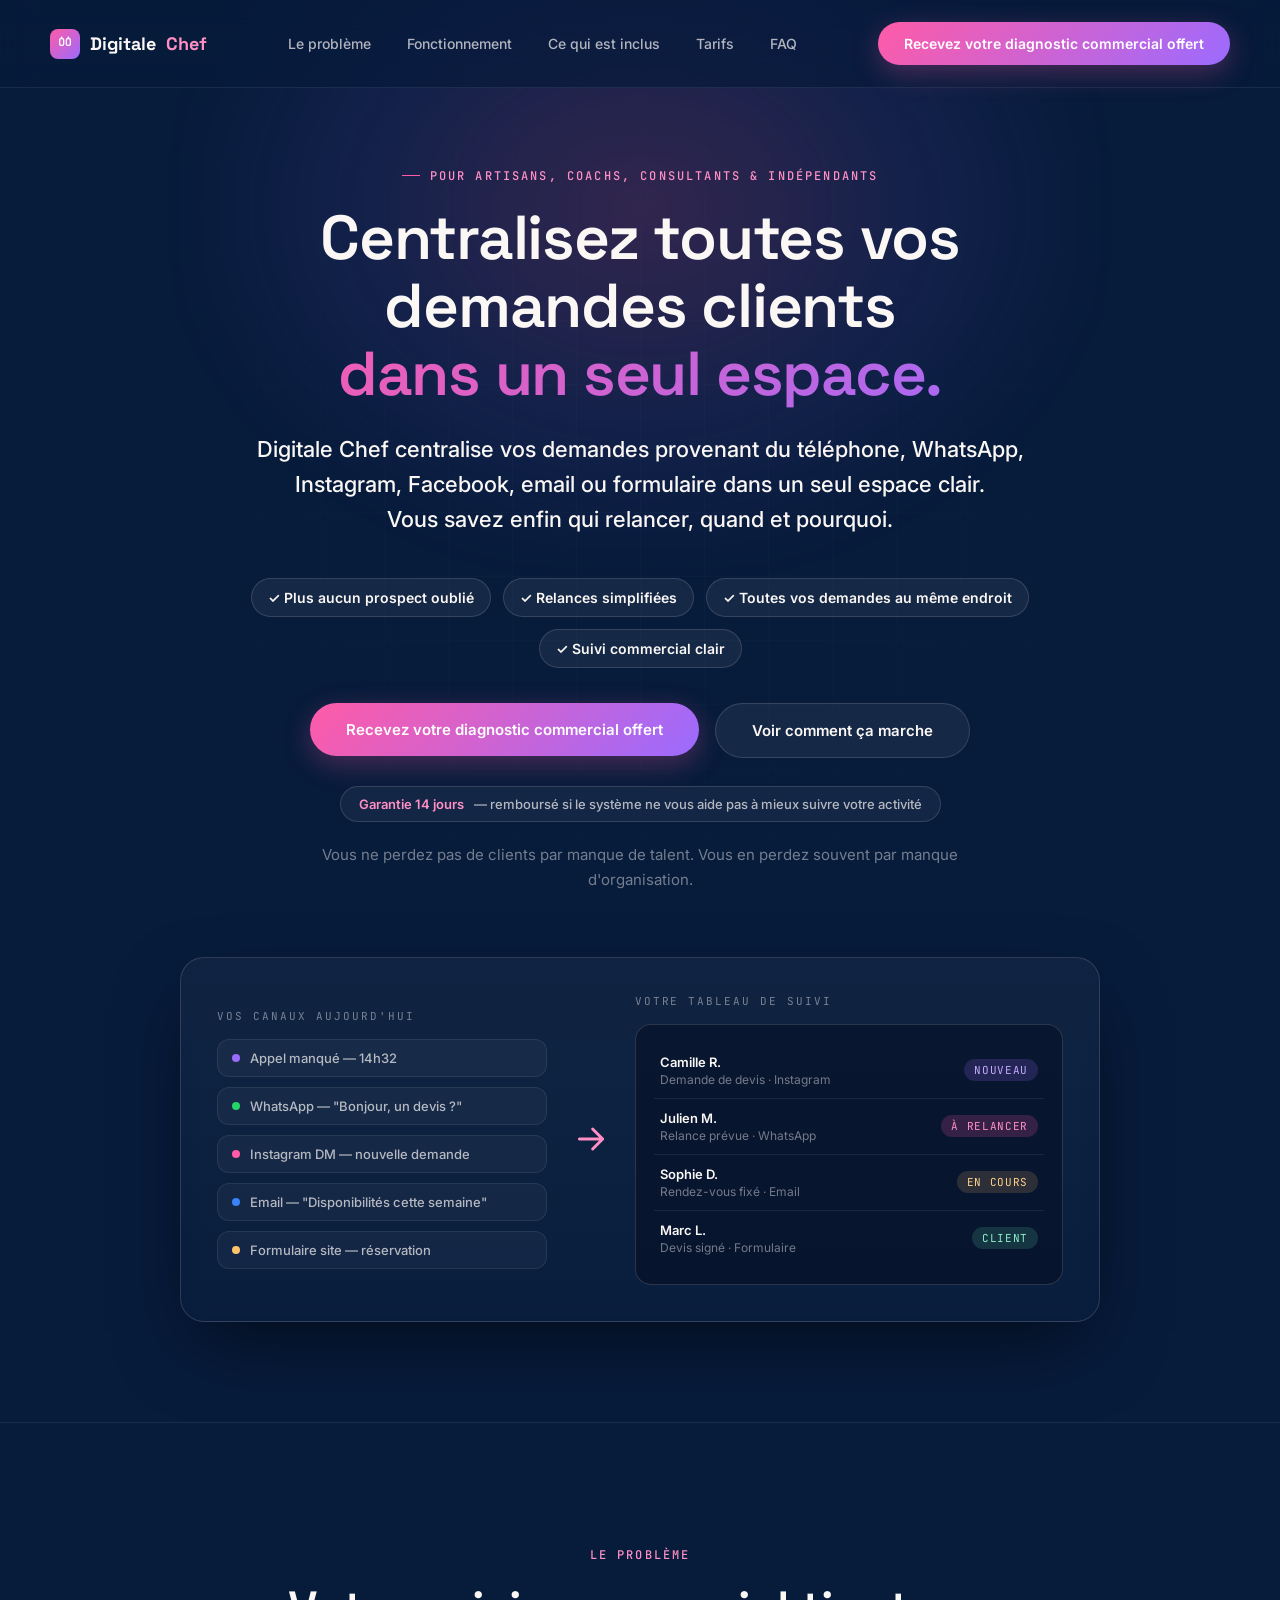
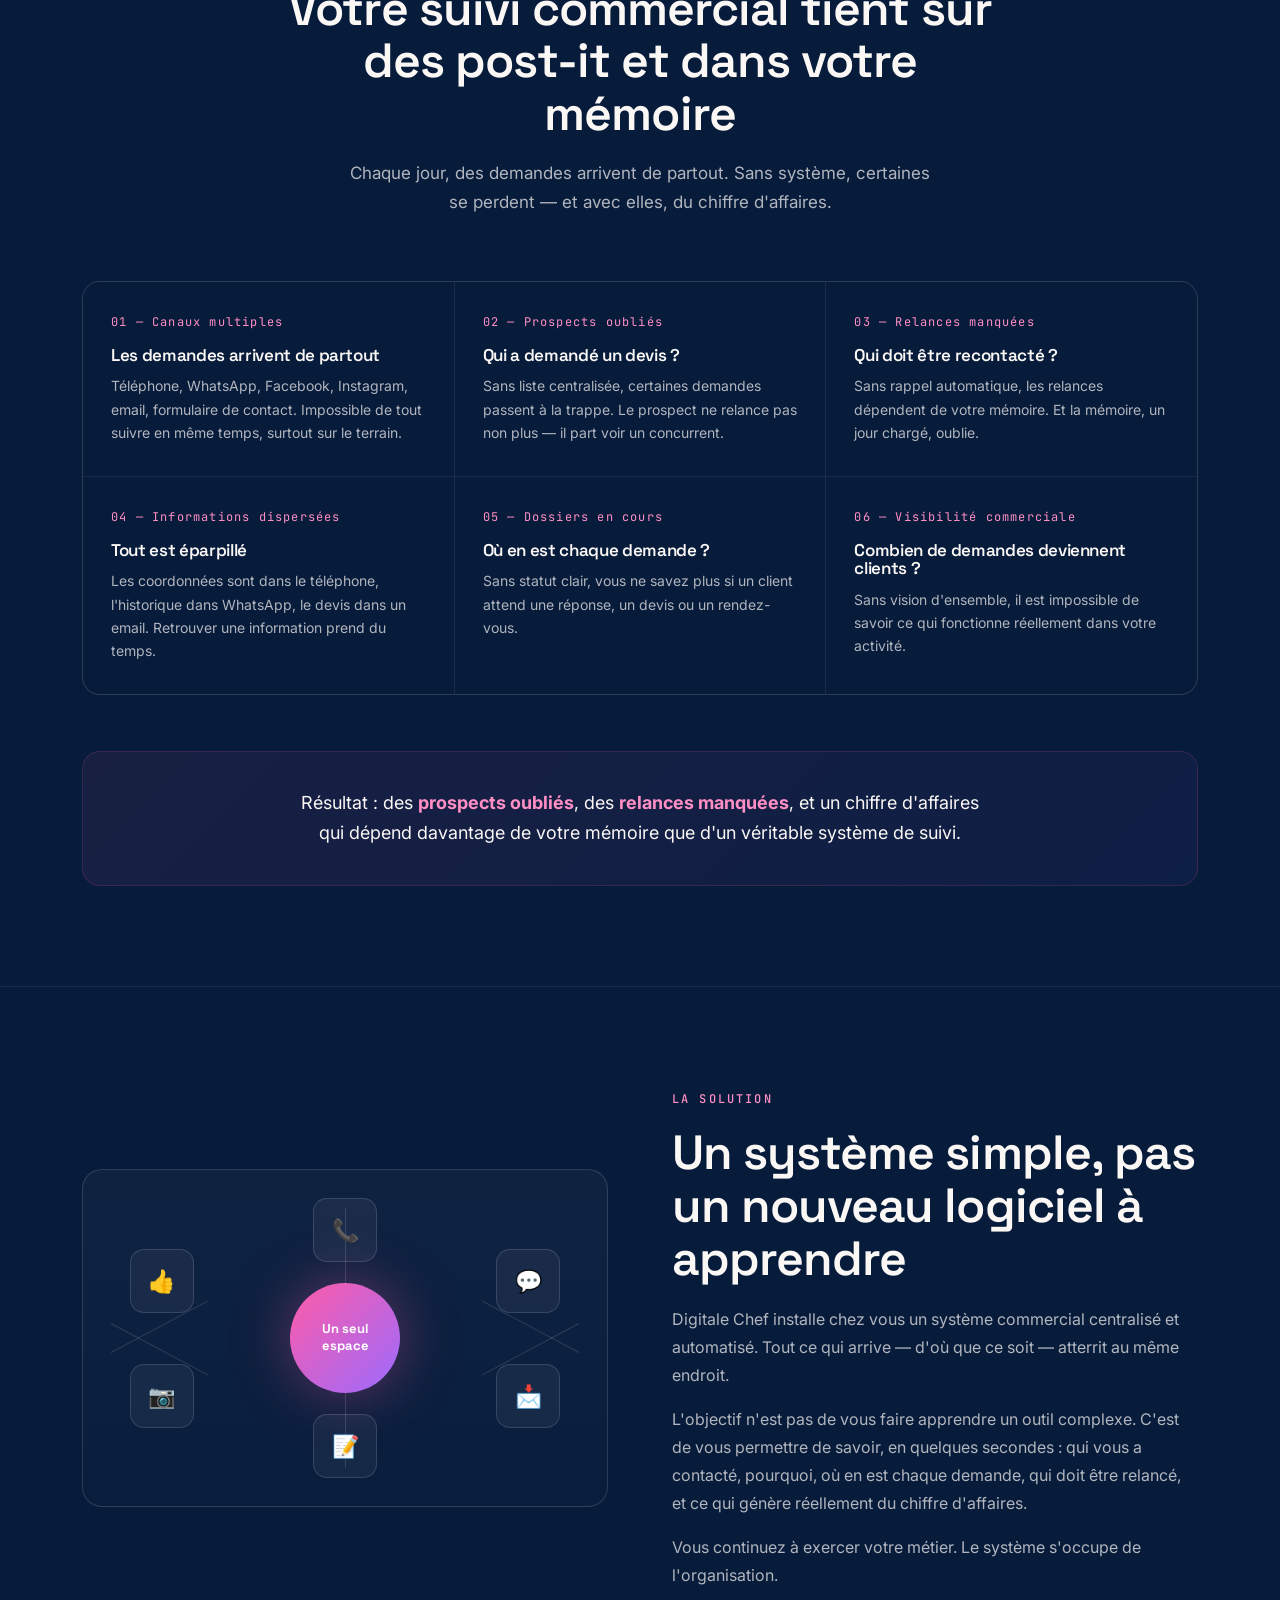
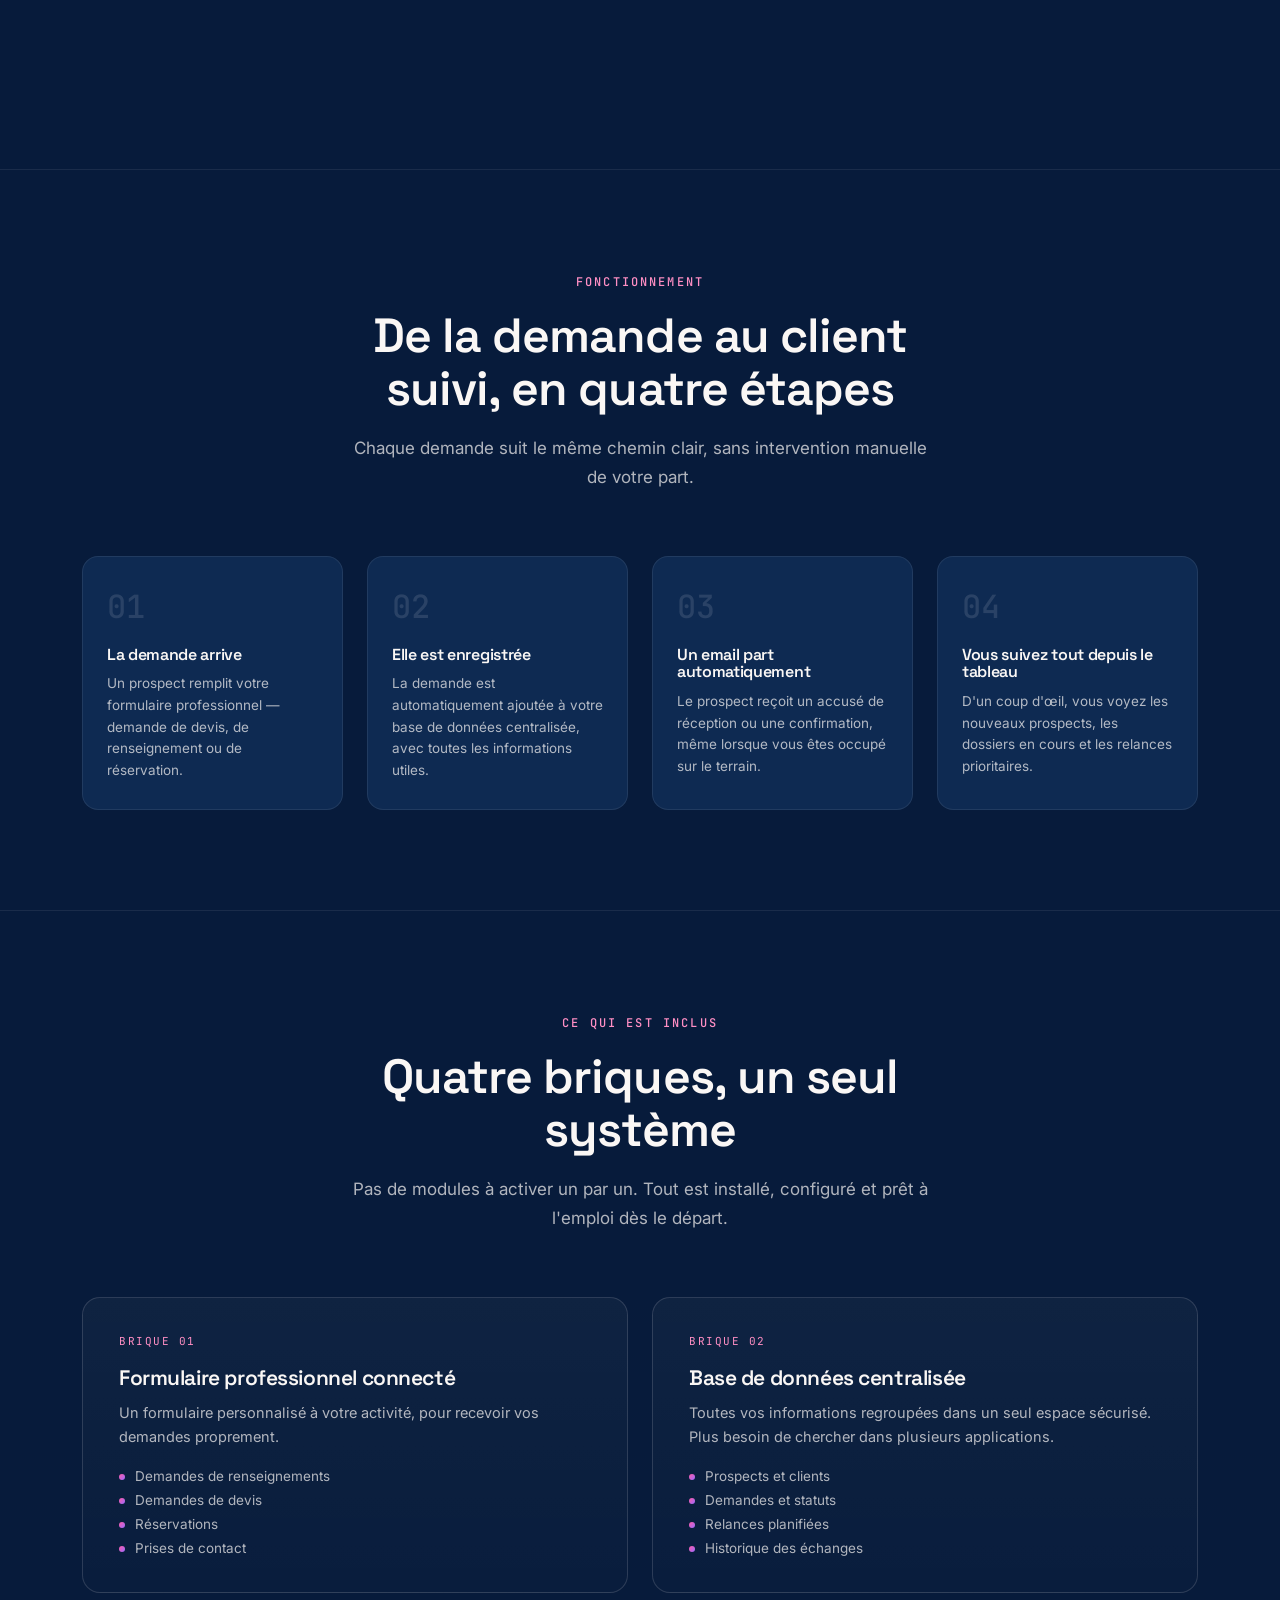
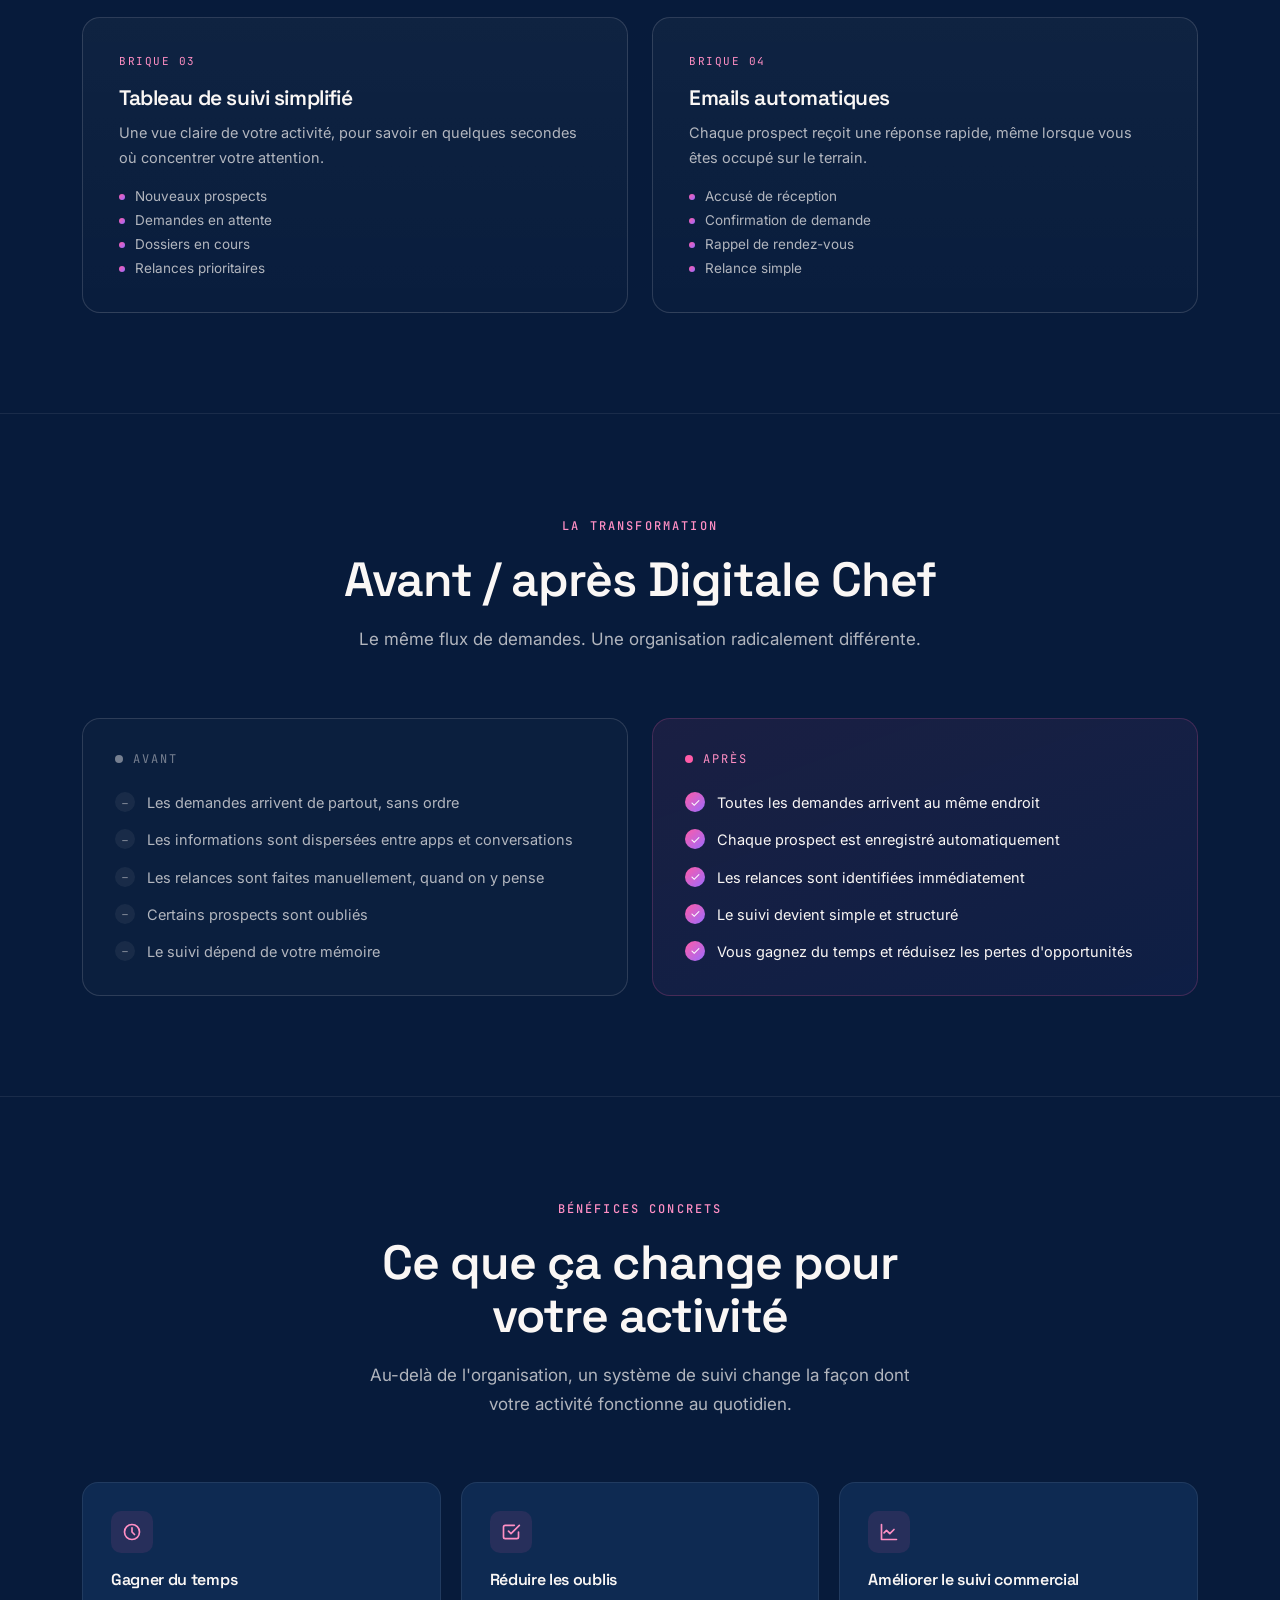
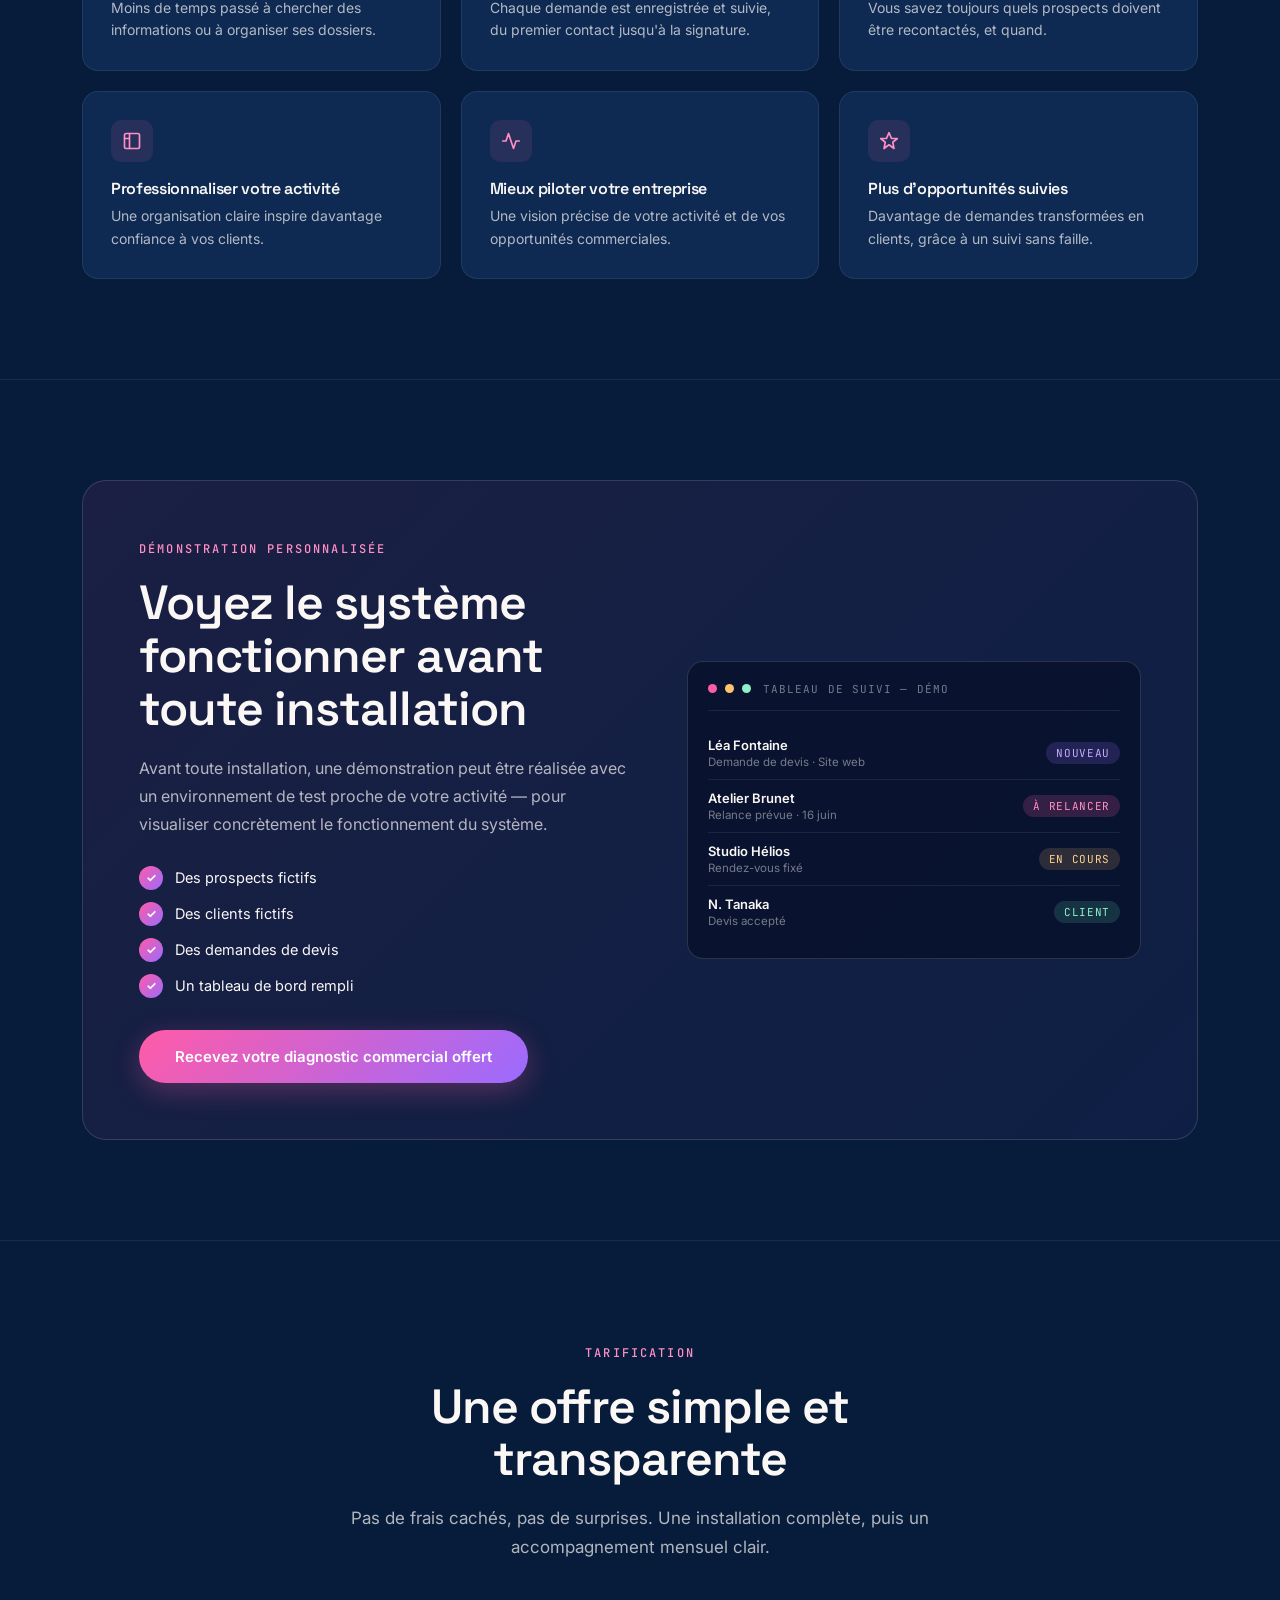
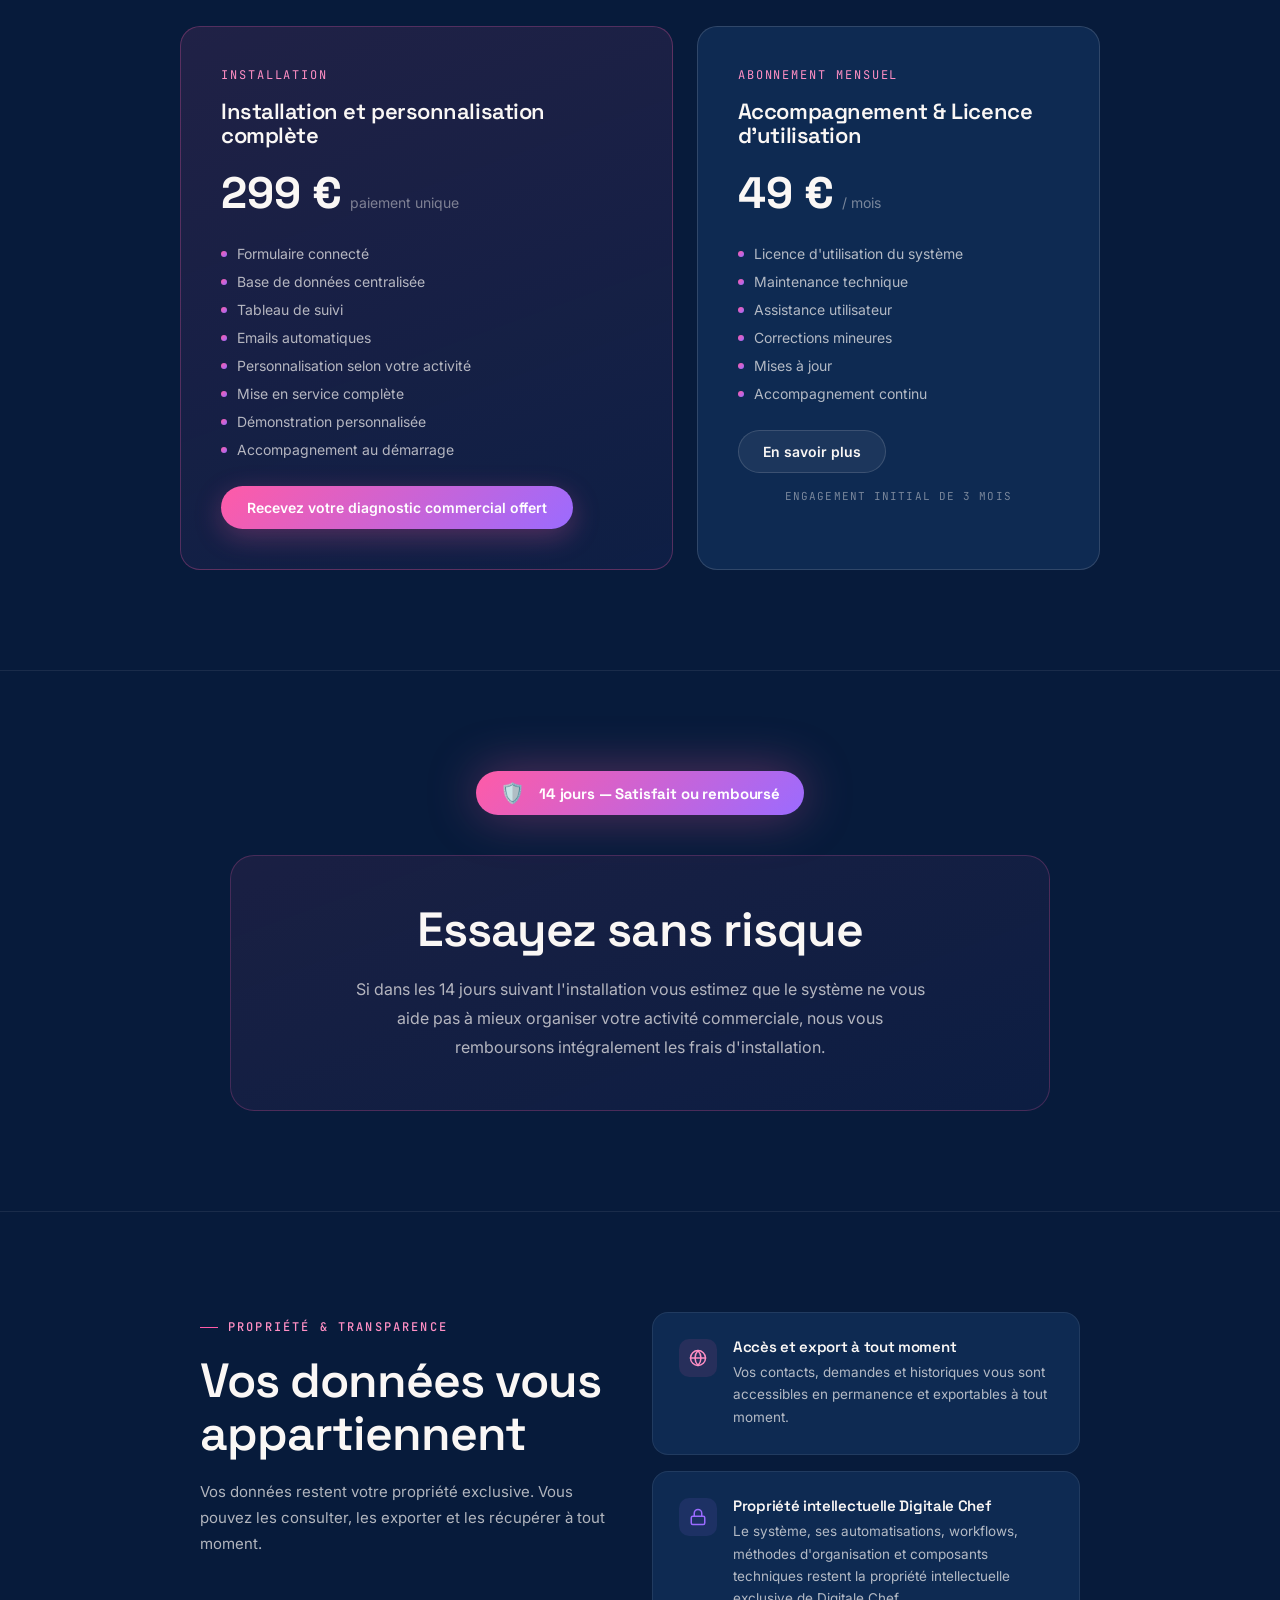
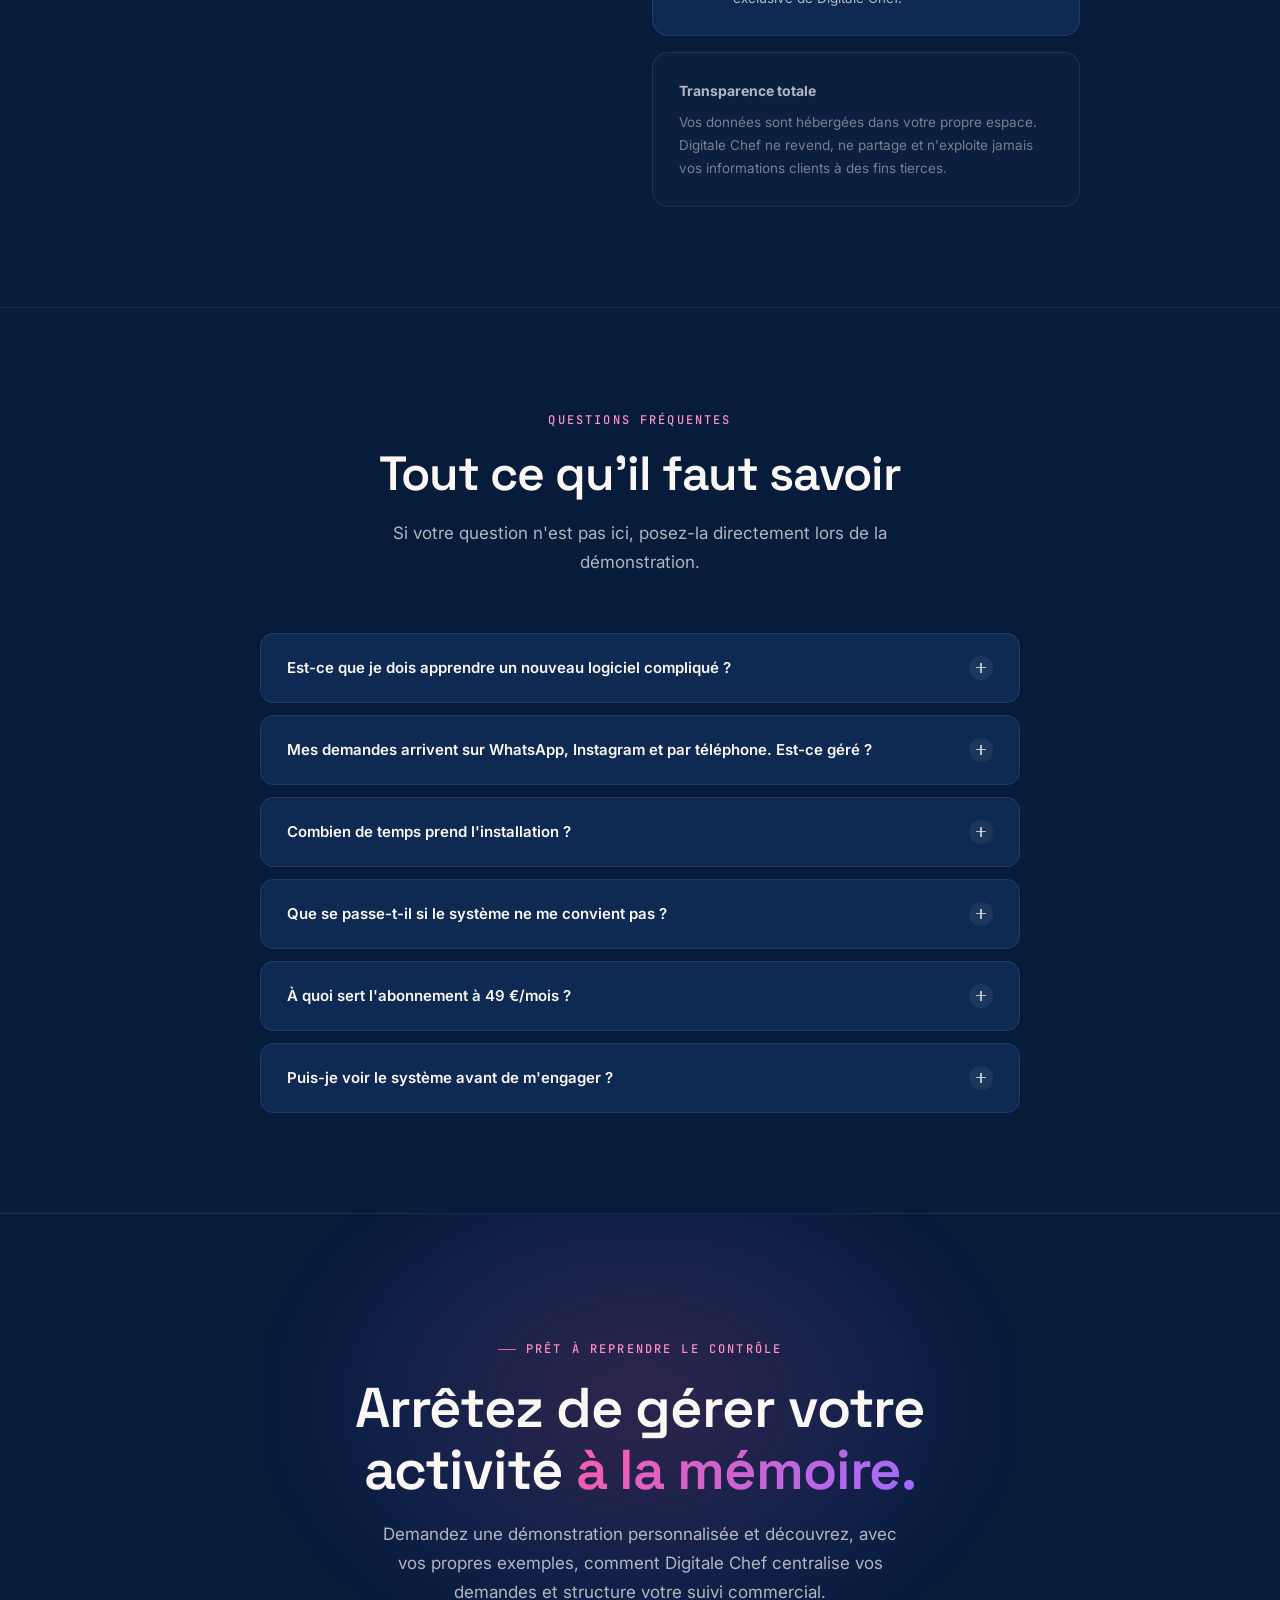
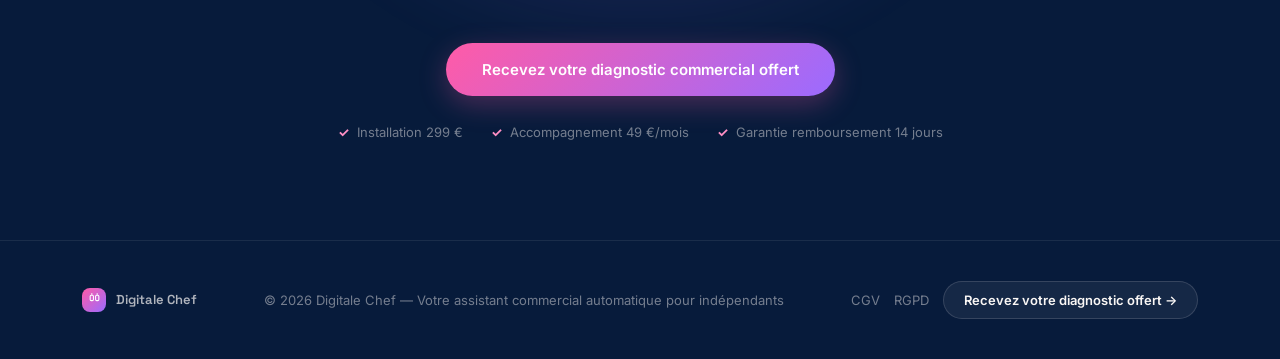
<file: index.html>
<!DOCTYPE html>
<html lang="fr">
<head>
<meta charset="UTF-8">
<meta name="viewport" content="width=device-width, initial-scale=1.0">
<title>Digitale Chef — Votre assistant commercial automatique pour indépendants</title>
<link rel="preconnect" href="https://fonts.googleapis.com">
<link rel="preconnect" href="https://fonts.gstatic.com" crossorigin>
<link href="https://fonts.googleapis.com/css2?family=Space+Grotesk:wght@400;500;600;700&family=Inter:wght@300;400;500;600;700&family=JetBrains+Mono:wght@400;500&display=swap" rel="stylesheet">
<link rel="stylesheet" href="style.css">
</head>
<body>

<div id="cursor-halo"></div>

<!-- NAV -->
<nav>
  <div class="nav-inner">
    <a href="#" class="logo">
      <span class="logo-mark">
        <svg viewBox="0 0 24 24" fill="none" xmlns="http://www.w3.org/2000/svg">
          <rect x="4" y="4" width="6" height="10" rx="2" stroke="#fff" stroke-width="2"/>
          <rect x="14" y="4" width="6" height="10" rx="2" stroke="#fff" stroke-width="2"/>
          <circle cx="7" cy="2" r="1.4" fill="#fff"/>
          <circle cx="17" cy="2" r="1.4" fill="#fff"/>
        </svg>
      </span>
      Digitale <span class="logo-chef">Chef</span>
    </a>
    <div class="nav-links">
      <a href="#probleme" class="nav-link">Le problème</a>
      <a href="#fonctionnement" class="nav-link">Fonctionnement</a>
      <a href="#inclus" class="nav-link">Ce qui est inclus</a>
      <a href="#tarifs" class="nav-link">Tarifs</a>
      <a href="#faq" class="nav-link">FAQ</a>
    </div>
    <div class="magnetic">
      <a href="https://forms.fillout.com/t/tq4Pa3gLcQus" target="_blank" rel="noopener" class="btn btn-primary">Recevez votre diagnostic commercial offert</a>
    </div>
  </div>
</nav>

<!-- HERO -->
<section class="hero">
  <div class="hero-bg-grid"></div>
  <div class="hero-glow"></div>
  <div class="hero-content">
    <div class="eyebrow" style="justify-content:center;"><span style="display:none"></span>Pour artisans, coachs, consultants & indépendants</div>
    <h1>
      Centralisez toutes vos demandes clients
      <span class="line2 grad-text">dans un seul espace.</span>
    </h1>
    <p class="hero-sub">
      Digitale Chef centralise vos demandes provenant du téléphone, WhatsApp, Instagram, Facebook, email ou formulaire dans un seul espace clair.<br>
      Vous savez enfin qui relancer, quand et pourquoi.
    </p>
    <div class="hero-benefits">
      <span>✓ Plus aucun prospect oublié</span>
      <span>✓ Relances simplifiées</span>
      <span>✓ Toutes vos demandes au même endroit</span>
      <span>✓ Suivi commercial clair</span>
    </div>
    <div class="hero-cta-row">
      <div class="magnetic"><a href="https://forms.fillout.com/t/tq4Pa3gLcQus" target="_blank" rel="noopener" class="btn btn-primary btn-lg">Recevez votre diagnostic commercial offert</a></div>
      <div class="magnetic"><a href="#fonctionnement" class="btn btn-ghost btn-lg">Voir comment ça marche</a></div>
    </div>
    <div class="hero-guarantee">
      <strong>Garantie 14 jours</strong> — remboursé si le système ne vous aide pas à mieux suivre votre activité
    </div>
    <p class="hero-problem">
      Vous ne perdez pas de clients par manque de talent. Vous en perdez souvent par manque d'organisation.
    </p>
  </div>

  <!-- SIGNATURE ELEMENT -->
  <div class="signature reveal">
    <div class="sig-grid">
      <div>
        <div class="sig-col-title">Vos canaux aujourd'hui</div>
        <div class="sig-channels">
          <div class="channel-pill"><span class="ch-dot" style="background:#9B6BFF;"></span> Appel manqué — 14h32</div>
          <div class="channel-pill"><span class="ch-dot" style="background:#25D366;"></span> WhatsApp — "Bonjour, un devis ?"</div>
          <div class="channel-pill"><span class="ch-dot" style="background:#FF5BA7;"></span> Instagram DM — nouvelle demande</div>
          <div class="channel-pill"><span class="ch-dot" style="background:#3B82F6;"></span> Email — "Disponibilités cette semaine"</div>
          <div class="channel-pill"><span class="ch-dot" style="background:#FFC46B;"></span> Formulaire site — réservation</div>
        </div>
      </div>
      <div class="sig-arrow">
        <svg viewBox="0 0 24 24" fill="none" xmlns="http://www.w3.org/2000/svg">
          <path d="M5 12H19M19 12L13 6M19 12L13 18" stroke="currentColor" stroke-width="1.8" stroke-linecap="round" stroke-linejoin="round"/>
        </svg>
      </div>
      <div>
        <div class="sig-col-title">Votre tableau de suivi</div>
        <div class="sig-board">
          <div class="sig-board-row">
            <div><div class="sig-name">Camille R.</div><div class="sig-meta">Demande de devis · Instagram</div></div>
            <div class="sig-status status-new">Nouveau</div>
          </div>
          <div class="sig-board-row">
            <div><div class="sig-name">Julien M.</div><div class="sig-meta">Relance prévue · WhatsApp</div></div>
            <div class="sig-status status-wait">À relancer</div>
          </div>
          <div class="sig-board-row">
            <div><div class="sig-name">Sophie D.</div><div class="sig-meta">Rendez-vous fixé · Email</div></div>
            <div class="sig-status status-progress">En cours</div>
          </div>
          <div class="sig-board-row">
            <div><div class="sig-name">Marc L.</div><div class="sig-meta">Devis signé · Formulaire</div></div>
            <div class="sig-status status-done">Client</div>
          </div>
        </div>
      </div>
    </div>
  </div>
</section>

<!-- PROBLEM -->
<section class="problem" id="probleme">
  <div class="wrap">
    <div class="problem-header">
      <div class="eyebrow">Le problème</div>
      <h2 class="section-title">Votre suivi commercial tient sur des post-it et dans votre mémoire</h2>
      <p class="section-lead">Chaque jour, des demandes arrivent de partout. Sans système, certaines se perdent — et avec elles, du chiffre d'affaires.</p>
    </div>
    <div class="problem-grid">
      <div class="problem-card reveal reveal-d1">
        <div class="problem-num">01 — Canaux multiples</div>
        <h4>Les demandes arrivent de partout</h4>
        <p>Téléphone, WhatsApp, Facebook, Instagram, email, formulaire de contact. Impossible de tout suivre en même temps, surtout sur le terrain.</p>
      </div>
      <div class="problem-card reveal reveal-d2">
        <div class="problem-num">02 — Prospects oubliés</div>
        <h4>Qui a demandé un devis ?</h4>
        <p>Sans liste centralisée, certaines demandes passent à la trappe. Le prospect ne relance pas non plus — il part voir un concurrent.</p>
      </div>
      <div class="problem-card reveal reveal-d3">
        <div class="problem-num">03 — Relances manquées</div>
        <h4>Qui doit être recontacté ?</h4>
        <p>Sans rappel automatique, les relances dépendent de votre mémoire. Et la mémoire, un jour chargé, oublie.</p>
      </div>
      <div class="problem-card reveal reveal-d1">
        <div class="problem-num">04 — Informations dispersées</div>
        <h4>Tout est éparpillé</h4>
        <p>Les coordonnées sont dans le téléphone, l'historique dans WhatsApp, le devis dans un email. Retrouver une information prend du temps.</p>
      </div>
      <div class="problem-card reveal reveal-d2">
        <div class="problem-num">05 — Dossiers en cours</div>
        <h4>Où en est chaque demande ?</h4>
        <p>Sans statut clair, vous ne savez plus si un client attend une réponse, un devis ou un rendez-vous.</p>
      </div>
      <div class="problem-card reveal reveal-d3">
        <div class="problem-num">06 — Visibilité commerciale</div>
        <h4>Combien de demandes deviennent clients ?</h4>
        <p>Sans vision d'ensemble, il est impossible de savoir ce qui fonctionne réellement dans votre activité.</p>
      </div>
    </div>
    <div class="problem-cost reveal">
      <p>Résultat : des <strong>prospects oubliés</strong>, des <strong>relances manquées</strong>, et un chiffre d'affaires qui dépend davantage de votre mémoire que d'un véritable système de suivi.</p>
    </div>
  </div>
</section>

<!-- SOLUTION -->
<section class="solution" id="solution">
  <div class="wrap">
    <div class="solution-top">
      <div class="solution-visual reveal">
        <div class="hub-diagram">
          <div class="hub-line" style="width:1px; height:100px; top:10px; left:50%;"></div>
          <div class="hub-line" style="width:1px; height:100px; bottom:10px; left:50%;"></div>
          <div class="hub-line" style="width:110px; height:1px; top:55%; right:0; transform-origin:right; transform:rotate(28deg);"></div>
          <div class="hub-line" style="width:110px; height:1px; bottom:55%; right:0; transform-origin:right; transform:rotate(-28deg);"></div>
          <div class="hub-line" style="width:110px; height:1px; top:55%; left:0; transform-origin:left; transform:rotate(-28deg);"></div>
          <div class="hub-line" style="width:110px; height:1px; bottom:55%; left:0; transform-origin:left; transform:rotate(28deg);"></div>
          <div class="hub-node n1">📞</div>
          <div class="hub-node n2">💬</div>
          <div class="hub-node n3">📩</div>
          <div class="hub-node n4">📝</div>
          <div class="hub-node n5">📷</div>
          <div class="hub-node n6">👍</div>
          <div class="hub-center">Un seul<br>espace</div>
        </div>
      </div>
      <div class="solution-content">
        <div class="eyebrow">La solution</div>
        <h2 class="section-title">Un système simple, pas un nouveau logiciel à apprendre</h2>
        <p>Digitale Chef installe chez vous un système commercial centralisé et automatisé. Tout ce qui arrive — d'où que ce soit — atterrit au même endroit.</p>
        <p>L'objectif n'est pas de vous faire apprendre un outil complexe. C'est de vous permettre de savoir, en quelques secondes : qui vous a contacté, pourquoi, où en est chaque demande, qui doit être relancé, et ce qui génère réellement du chiffre d'affaires.</p>
        <p>Vous continuez à exercer votre métier. Le système s'occupe de l'organisation.</p>
      </div>
    </div>
  </div>
</section>

<!-- HOW IT WORKS -->
<section class="how" id="fonctionnement">
  <div class="wrap">
    <div class="how-header">
      <div class="eyebrow">Fonctionnement</div>
      <h2 class="section-title">De la demande au client suivi, en quatre étapes</h2>
      <p class="section-lead">Chaque demande suit le même chemin clair, sans intervention manuelle de votre part.</p>
    </div>
    <div class="steps">
      <div class="step-card reveal reveal-d1">
        <div class="step-index">01</div>
        <h4>La demande arrive</h4>
        <p>Un prospect remplit votre formulaire professionnel — demande de devis, de renseignement ou de réservation.</p>
      </div>
      <div class="step-card reveal reveal-d2">
        <div class="step-index">02</div>
        <h4>Elle est enregistrée</h4>
        <p>La demande est automatiquement ajoutée à votre base de données centralisée, avec toutes les informations utiles.</p>
      </div>
      <div class="step-card reveal reveal-d3">
        <div class="step-index">03</div>
        <h4>Un email part automatiquement</h4>
        <p>Le prospect reçoit un accusé de réception ou une confirmation, même lorsque vous êtes occupé sur le terrain.</p>
      </div>
      <div class="step-card reveal reveal-d4">
        <div class="step-index">04</div>
        <h4>Vous suivez tout depuis le tableau</h4>
        <p>D'un coup d'œil, vous voyez les nouveaux prospects, les dossiers en cours et les relances prioritaires.</p>
      </div>
    </div>
  </div>
</section>

<!-- INCLUDED -->
<section class="included" id="inclus">
  <div class="wrap">
    <div class="included-header">
      <div class="eyebrow">Ce qui est inclus</div>
      <h2 class="section-title">Quatre briques, un seul système</h2>
      <p class="section-lead">Pas de modules à activer un par un. Tout est installé, configuré et prêt à l'emploi dès le départ.</p>
    </div>
    <div class="included-grid">
      <div class="feature-card reveal reveal-d1">
        <div class="feature-tag">Brique 01</div>
        <h3>Formulaire professionnel connecté</h3>
        <p>Un formulaire personnalisé à votre activité, pour recevoir vos demandes proprement.</p>
        <ul class="feature-list">
          <li>Demandes de renseignements</li>
          <li>Demandes de devis</li>
          <li>Réservations</li>
          <li>Prises de contact</li>
        </ul>
      </div>
      <div class="feature-card reveal reveal-d2">
        <div class="feature-tag">Brique 02</div>
        <h3>Base de données centralisée</h3>
        <p>Toutes vos informations regroupées dans un seul espace sécurisé. Plus besoin de chercher dans plusieurs applications.</p>
        <ul class="feature-list">
          <li>Prospects et clients</li>
          <li>Demandes et statuts</li>
          <li>Relances planifiées</li>
          <li>Historique des échanges</li>
        </ul>
      </div>
      <div class="feature-card reveal reveal-d1">
        <div class="feature-tag">Brique 03</div>
        <h3>Tableau de suivi simplifié</h3>
        <p>Une vue claire de votre activité, pour savoir en quelques secondes où concentrer votre attention.</p>
        <ul class="feature-list">
          <li>Nouveaux prospects</li>
          <li>Demandes en attente</li>
          <li>Dossiers en cours</li>
          <li>Relances prioritaires</li>
        </ul>
      </div>
      <div class="feature-card reveal reveal-d2">
        <div class="feature-tag">Brique 04</div>
        <h3>Emails automatiques</h3>
        <p>Chaque prospect reçoit une réponse rapide, même lorsque vous êtes occupé sur le terrain.</p>
        <ul class="feature-list">
          <li>Accusé de réception</li>
          <li>Confirmation de demande</li>
          <li>Rappel de rendez-vous</li>
          <li>Relance simple</li>
        </ul>
      </div>
    </div>
  </div>
</section>

<!-- BEFORE / AFTER -->
<section class="ba" id="transformation">
  <div class="wrap">
    <div class="ba-header">
      <div class="eyebrow">La transformation</div>
      <h2 class="section-title">Avant / après Digitale Chef</h2>
      <p class="section-lead">Le même flux de demandes. Une organisation radicalement différente.</p>
    </div>
    <div class="ba-grid">
      <div class="ba-card before reveal">
        <div class="ba-label"><span class="ba-dot"></span>Avant</div>
        <div class="ba-items">
          <div class="ba-item"><span class="ba-mark">−</span> Les demandes arrivent de partout, sans ordre</div>
          <div class="ba-item"><span class="ba-mark">−</span> Les informations sont dispersées entre apps et conversations</div>
          <div class="ba-item"><span class="ba-mark">−</span> Les relances sont faites manuellement, quand on y pense</div>
          <div class="ba-item"><span class="ba-mark">−</span> Certains prospects sont oubliés</div>
          <div class="ba-item"><span class="ba-mark">−</span> Le suivi dépend de votre mémoire</div>
        </div>
      </div>
      <div class="ba-card after reveal reveal-d2">
        <div class="ba-label"><span class="ba-dot"></span>Après</div>
        <div class="ba-items">
          <div class="ba-item"><span class="ba-mark">✓</span> Toutes les demandes arrivent au même endroit</div>
          <div class="ba-item"><span class="ba-mark">✓</span> Chaque prospect est enregistré automatiquement</div>
          <div class="ba-item"><span class="ba-mark">✓</span> Les relances sont identifiées immédiatement</div>
          <div class="ba-item"><span class="ba-mark">✓</span> Le suivi devient simple et structuré</div>
          <div class="ba-item"><span class="ba-mark">✓</span> Vous gagnez du temps et réduisez les pertes d'opportunités</div>
        </div>
      </div>
    </div>
  </div>
</section>

<!-- BENEFITS -->
<section class="benefits" id="benefices">
  <div class="wrap">
    <div class="benefits-header">
      <div class="eyebrow">Bénéfices concrets</div>
      <h2 class="section-title">Ce que ça change pour votre activité</h2>
      <p class="section-lead">Au-delà de l'organisation, un système de suivi change la façon dont votre activité fonctionne au quotidien.</p>
    </div>
    <div class="benefits-grid">
      <div class="benefit-card reveal reveal-d1">
        <div class="benefit-icon"><svg viewBox="0 0 24 24" fill="none" stroke-width="2" stroke-linecap="round" stroke-linejoin="round"><circle cx="12" cy="12" r="9"/><path d="M12 7v5l3 3"/></svg></div>
        <h4>Gagner du temps</h4>
        <p>Moins de temps passé à chercher des informations ou à organiser ses dossiers.</p>
      </div>
      <div class="benefit-card reveal reveal-d2">
        <div class="benefit-icon"><svg viewBox="0 0 24 24" fill="none" stroke-width="2" stroke-linecap="round" stroke-linejoin="round"><path d="M9 11l3 3L22 4"/><path d="M21 12v6a2 2 0 0 1-2 2H5a2 2 0 0 1-2-2V6a2 2 0 0 1 2-2h11"/></svg></div>
        <h4>Réduire les oublis</h4>
        <p>Chaque demande est enregistrée et suivie, du premier contact jusqu'à la signature.</p>
      </div>
      <div class="benefit-card reveal reveal-d3">
        <div class="benefit-icon"><svg viewBox="0 0 24 24" fill="none" stroke-width="2" stroke-linecap="round" stroke-linejoin="round"><path d="M3 3v18h18"/><path d="M18 9l-5 5-4-4-3 3"/></svg></div>
        <h4>Améliorer le suivi commercial</h4>
        <p>Vous savez toujours quels prospects doivent être recontactés, et quand.</p>
      </div>
      <div class="benefit-card reveal reveal-d1">
        <div class="benefit-icon"><svg viewBox="0 0 24 24" fill="none" stroke-width="2" stroke-linecap="round" stroke-linejoin="round"><rect x="3" y="3" width="18" height="18" rx="2"/><path d="M9 3v18M3 9h6"/></svg></div>
        <h4>Professionnaliser votre activité</h4>
        <p>Une organisation claire inspire davantage confiance à vos clients.</p>
      </div>
      <div class="benefit-card reveal reveal-d2">
        <div class="benefit-icon"><svg viewBox="0 0 24 24" fill="none" stroke-width="2" stroke-linecap="round" stroke-linejoin="round"><path d="M22 12h-4l-3 9L9 3l-3 9H2"/></svg></div>
        <h4>Mieux piloter votre entreprise</h4>
        <p>Une vision précise de votre activité et de vos opportunités commerciales.</p>
      </div>
      <div class="benefit-card reveal reveal-d3">
        <div class="benefit-icon"><svg viewBox="0 0 24 24" fill="none" stroke-width="2" stroke-linecap="round" stroke-linejoin="round"><path d="M12 2l3 7h7l-5.5 4.5L18 21l-6-4.5L6 21l1.5-7.5L2 9h7z"/></svg></div>
        <h4>Plus d'opportunités suivies</h4>
        <p>Davantage de demandes transformées en clients, grâce à un suivi sans faille.</p>
      </div>
    </div>
  </div>
</section>

<!-- DEMO -->
<section class="demo" id="demonstration">
  <div class="wrap">
    <div class="demo-card reveal">
      <div class="demo-content">
        <div class="eyebrow">Démonstration personnalisée</div>
        <h2 class="section-title">Voyez le système fonctionner avant toute installation</h2>
        <p>Avant toute installation, une démonstration peut être réalisée avec un environnement de test proche de votre activité — pour visualiser concrètement le fonctionnement du système.</p>
        <ul class="demo-list">
          <li>Des prospects fictifs</li>
          <li>Des clients fictifs</li>
          <li>Des demandes de devis</li>
          <li>Un tableau de bord rempli</li>
        </ul>
        <div class="magnetic"><a href="https://forms.fillout.com/t/tq4Pa3gLcQus" target="_blank" rel="noopener" class="btn btn-primary btn-lg">Recevez votre diagnostic commercial offert</a></div>
      </div>
      <div class="demo-mock">
        <div class="demo-mock-header">
          <span class="demo-mock-dot" style="background:#FF5BA7;"></span>
          <span class="demo-mock-dot" style="background:#FFC46B;"></span>
          <span class="demo-mock-dot" style="background:#8FF0C8;"></span>
          <span class="demo-mock-title">Tableau de suivi — démo</span>
        </div>
        <div class="demo-mock-row">
          <div><div class="demo-mock-name">Léa Fontaine</div><div class="demo-mock-sub">Demande de devis · Site web</div></div>
          <div class="sig-status status-new">Nouveau</div>
        </div>
        <div class="demo-mock-row">
          <div><div class="demo-mock-name">Atelier Brunet</div><div class="demo-mock-sub">Relance prévue · 16 juin</div></div>
          <div class="sig-status status-wait">À relancer</div>
        </div>
        <div class="demo-mock-row">
          <div><div class="demo-mock-name">Studio Hélios</div><div class="demo-mock-sub">Rendez-vous fixé</div></div>
          <div class="sig-status status-progress">En cours</div>
        </div>
        <div class="demo-mock-row">
          <div><div class="demo-mock-name">N. Tanaka</div><div class="demo-mock-sub">Devis accepté</div></div>
          <div class="sig-status status-done">Client</div>
        </div>
      </div>
    </div>
  </div>
</section>

<!-- PRICING -->
<section class="pricing" id="tarifs">
  <div class="wrap">
    <div class="pricing-header">
      <div class="eyebrow">Tarification</div>
      <h2 class="section-title">Une offre simple et transparente</h2>
      <p class="section-lead">Pas de frais cachés, pas de surprises. Une installation complète, puis un accompagnement mensuel clair.</p>
    </div>
    <div class="pricing-grid">
      <div class="price-card main reveal">
        <div class="price-label">Installation</div>
        <h3>Installation et personnalisation complète</h3>
        <div class="price-value"><span class="amount">299 €</span><span class="period">paiement unique</span></div>
        <ul class="price-list">
          <li>Formulaire connecté</li>
          <li>Base de données centralisée</li>
          <li>Tableau de suivi</li>
          <li>Emails automatiques</li>
          <li>Personnalisation selon votre activité</li>
          <li>Mise en service complète</li>
          <li>Démonstration personnalisée</li>
          <li>Accompagnement au démarrage</li>
        </ul>
        <div class="magnetic"><a href="https://forms.fillout.com/t/tq4Pa3gLcQus" target="_blank" rel="noopener" class="btn btn-primary">Recevez votre diagnostic commercial offert</a></div>
      </div>
      <div class="price-card sub reveal reveal-d2">
        <div class="price-label">Abonnement mensuel</div>
        <h3>Accompagnement &amp; Licence d'utilisation</h3>
        <div class="price-value"><span class="amount">49 €</span><span class="period">/ mois</span></div>
        <ul class="price-list">
          <li>Licence d'utilisation du système</li>
          <li>Maintenance technique</li>
          <li>Assistance utilisateur</li>
          <li>Corrections mineures</li>
          <li>Mises à jour</li>
          <li>Accompagnement continu</li>
        </ul>
        <div class="magnetic"><a href="#contact" class="btn btn-ghost">En savoir plus</a></div>
        <p class="price-engagement">Engagement initial de 3 mois</p>
      </div>
    </div>
  </div>
</section>

<!-- GUARANTEE -->
<section class="guarantee" id="garantie">
  <div class="wrap">
    <div class="guarantee-inner reveal">
      <div class="guarantee-badge">
        <span class="guarantee-badge-icon">🛡️</span>
        <span class="guarantee-badge-text">14 jours — Satisfait ou remboursé</span>
      </div>
      <div class="guarantee-card">
        <h2 class="section-title">Essayez sans risque</h2>
        <p>Si dans les 14 jours suivant l'installation vous estimez que le système ne vous aide pas à mieux organiser votre activité commerciale, nous vous remboursons intégralement les frais d'installation.</p>
      </div>
    </div>
  </div>
</section>

<!-- DATA OWNERSHIP -->
<section class="data-ownership" id="donnees">
  <div class="wrap">
    <div class="data-inner">
      <div class="data-left reveal">
        <div class="eyebrow">Propriété &amp; transparence</div>
        <h2 class="section-title">Vos données vous appartiennent</h2>
        <p>Vos données restent votre propriété exclusive. Vous pouvez les consulter, les exporter et les récupérer à tout moment.</p>
      </div>
      <div class="data-right">
        <div class="data-card reveal reveal-d1">
          <div class="data-card-icon" style="background:rgba(255,91,167,0.1);">
            <svg viewBox="0 0 24 24" fill="none" stroke="var(--pink-soft)" stroke-width="2" stroke-linecap="round" stroke-linejoin="round"><path d="M12 2a10 10 0 1 0 0 20 10 10 0 0 0 0-20z"/><path d="M2 12h20M12 2a15.3 15.3 0 0 1 4 10 15.3 15.3 0 0 1-4 10 15.3 15.3 0 0 1-4-10 15.3 15.3 0 0 1 4-10z"/></svg>
          </div>
          <div>
            <h4>Accès et export à tout moment</h4>
            <p>Vos contacts, demandes et historiques vous sont accessibles en permanence et exportables à tout moment.</p>
          </div>
        </div>
        <div class="data-card reveal reveal-d2">
          <div class="data-card-icon" style="background:rgba(155,107,255,0.1);">
            <svg viewBox="0 0 24 24" fill="none" stroke="var(--violet)" stroke-width="2" stroke-linecap="round" stroke-linejoin="round"><rect x="3" y="11" width="18" height="11" rx="2"/><path d="M7 11V7a5 5 0 0 1 10 0v4"/></svg>
          </div>
          <div>
            <h4>Propriété intellectuelle Digitale Chef</h4>
            <p>Le système, ses automatisations, workflows, méthodes d'organisation et composants techniques restent la propriété intellectuelle exclusive de Digitale Chef.</p>
          </div>
        </div>
        <div class="data-ip reveal reveal-d3">
          <strong>Transparence totale</strong>
          Vos données sont hébergées dans votre propre espace. Digitale Chef ne revend, ne partage et n'exploite jamais vos informations clients à des fins tierces.
        </div>
      </div>
    </div>
  </div>
</section>

<!-- FAQ -->
<section class="faq" id="faq">
  <div class="wrap">
    <div class="faq-header">
      <div class="eyebrow">Questions fréquentes</div>
      <h2 class="section-title">Tout ce qu'il faut savoir</h2>
      <p class="section-lead">Si votre question n'est pas ici, posez-la directement lors de la démonstration.</p>
    </div>
    <div class="faq-list">
      <details class="faq-item">
        <summary>Est-ce que je dois apprendre un nouveau logiciel compliqué ?<span class="faq-icon"></span></summary>
        <div class="faq-body">Non. Digitale Chef n'est pas un logiciel supplémentaire à maîtriser. C'est un système installé et configuré pour vous, avec une formation à l'utilisation incluse. Vous utilisez un tableau de suivi simple, pensé pour être lu en quelques secondes.</div>
      </details>
      <details class="faq-item">
        <summary>Mes demandes arrivent sur WhatsApp, Instagram et par téléphone. Est-ce géré ?<span class="faq-icon"></span></summary>
        <div class="faq-body">Le formulaire professionnel connecté centralise les demandes de renseignements, devis, réservations et prises de contact. Chaque nouvelle demande est automatiquement enregistrée dans votre base de données, quel que soit le point d'entrée configuré lors de l'installation.</div>
      </details>
      <details class="faq-item">
        <summary>Combien de temps prend l'installation ?<span class="faq-icon"></span></summary>
        <div class="faq-body">L'installation comprend la mise en place du système, le paramétrage des formulaires, la création de la base de données, la configuration des automatisations, la création du tableau de suivi et votre formation. Le délai exact est précisé lors de la démonstration personnalisée, selon votre activité.</div>
      </details>
      <details class="faq-item">
        <summary>Que se passe-t-il si le système ne me convient pas ?<span class="faq-icon"></span></summary>
        <div class="faq-body">Vous bénéficiez d'une garantie de 14 jours. Si vous estimez que le système ne vous aide pas à mieux suivre vos demandes, à gagner du temps ou à mieux organiser votre activité, l'installation vous est intégralement remboursée.</div>
      </details>
      <details class="faq-item">
        <summary>À quoi sert l'abonnement à 49 €/mois ?<span class="faq-icon"></span></summary>
        <div class="faq-body">L'abonnement couvre le support, l'assistance, les corrections, les mises à jour et les optimisations mineures du système, pour qu'il continue de fonctionner correctement dans le temps.</div>
      </details>
      <details class="faq-item">
        <summary>Puis-je voir le système avant de m'engager ?<span class="faq-icon"></span></summary>
        <div class="faq-body">Oui. Une démonstration personnalisée peut être réalisée avec un environnement de test comprenant des prospects fictifs, des clients fictifs, des demandes de devis et un tableau de bord rempli, avec des exemples proches de votre activité.</div>
      </details>
    </div>
  </div>
</section>

<!-- FINAL CTA -->
<section class="final" id="contact">
  <div class="final-glow"></div>
  <div class="final-content">
    <div class="eyebrow" style="justify-content:center;">Prêt à reprendre le contrôle</div>
    <h2>Arrêtez de gérer votre activité <span class="grad-text">à la mémoire.</span></h2>
    <p>Demandez une démonstration personnalisée et découvrez, avec vos propres exemples, comment Digitale Chef centralise vos demandes et structure votre suivi commercial.</p>
    <div class="final-cta-row">
      <div class="magnetic"><a href="https://forms.fillout.com/t/tq4Pa3gLcQus" target="_blank" rel="noopener" class="btn btn-primary btn-lg">Recevez votre diagnostic commercial offert</a></div>
    </div>
    <div class="final-trust">
      <span>Installation 299 €</span>
      <span>Accompagnement 49 €/mois</span>
      <span>Garantie remboursement 14 jours</span>
    </div>
  </div>
</section>

<!-- FOOTER -->
<footer>
  <div class="wrap footer-inner">
    <div class="footer-logo">
      <span class="logo-mark" style="width:24px;height:24px;">
        <svg viewBox="0 0 24 24" fill="none" xmlns="http://www.w3.org/2000/svg" style="width:13px;height:13px;">
          <rect x="4" y="4" width="6" height="10" rx="2" stroke="#fff" stroke-width="2"/>
          <rect x="14" y="4" width="6" height="10" rx="2" stroke="#fff" stroke-width="2"/>
          <circle cx="7" cy="2" r="1.4" fill="#fff"/>
          <circle cx="17" cy="2" r="1.4" fill="#fff"/>
        </svg>
      </span>
      Digitale Chef
    </div>
    <span>© 2026 Digitale Chef — Votre assistant commercial automatique pour indépendants</span>
    <div style="display:flex; gap:14px; align-items:center; flex-wrap:wrap;">
      <a href="legal.html#cgv" style="font-size:13px; color:var(--offwhite-faint); text-decoration:none;">CGV</a>
      <a href="legal.html#rgpd" style="font-size:13px; color:var(--offwhite-faint); text-decoration:none;">RGPD</a>
      <a href="https://forms.fillout.com/t/tq4Pa3gLcQus" target="_blank" rel="noopener" class="btn btn-ghost" style="padding:10px 20px;font-size:13px;">Recevez votre diagnostic offert →</a>
    </div>
  </div>
</footer>

<script src="script.js"></script>
</body>
</html>
</file>
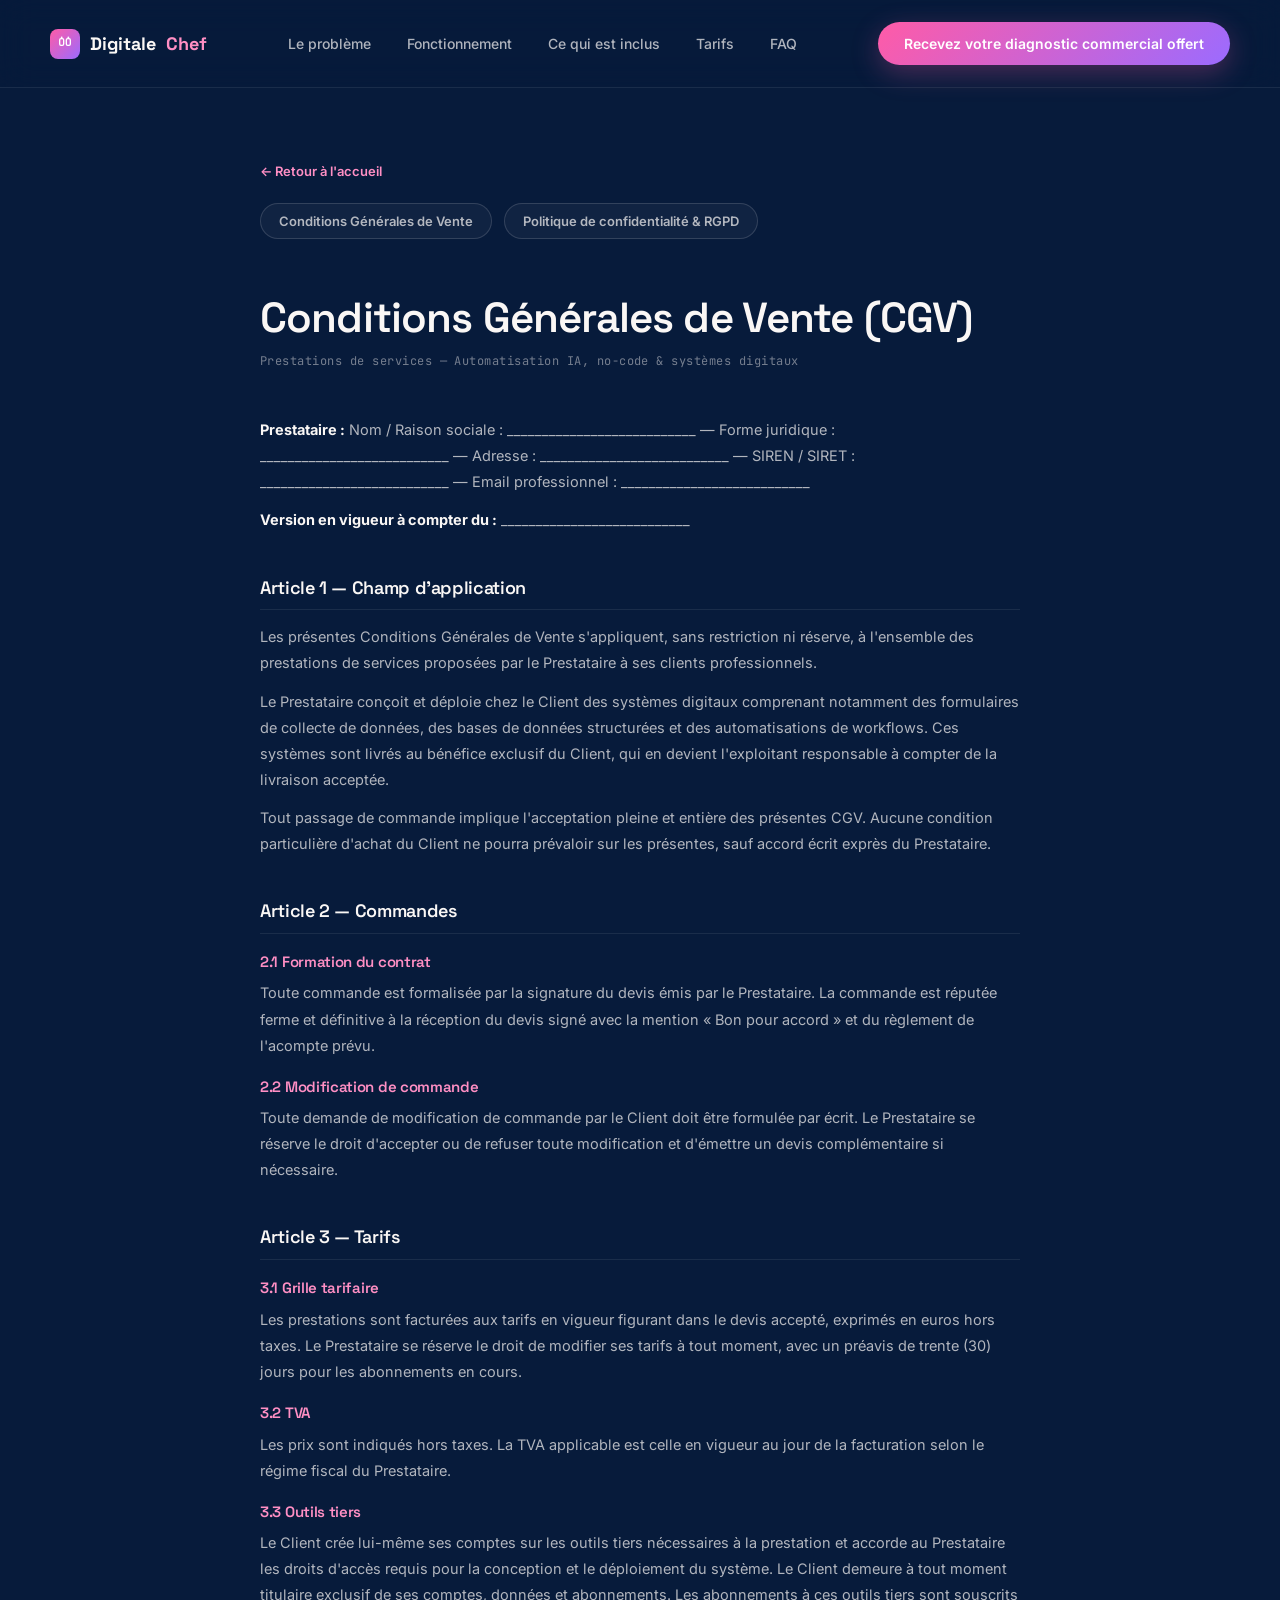
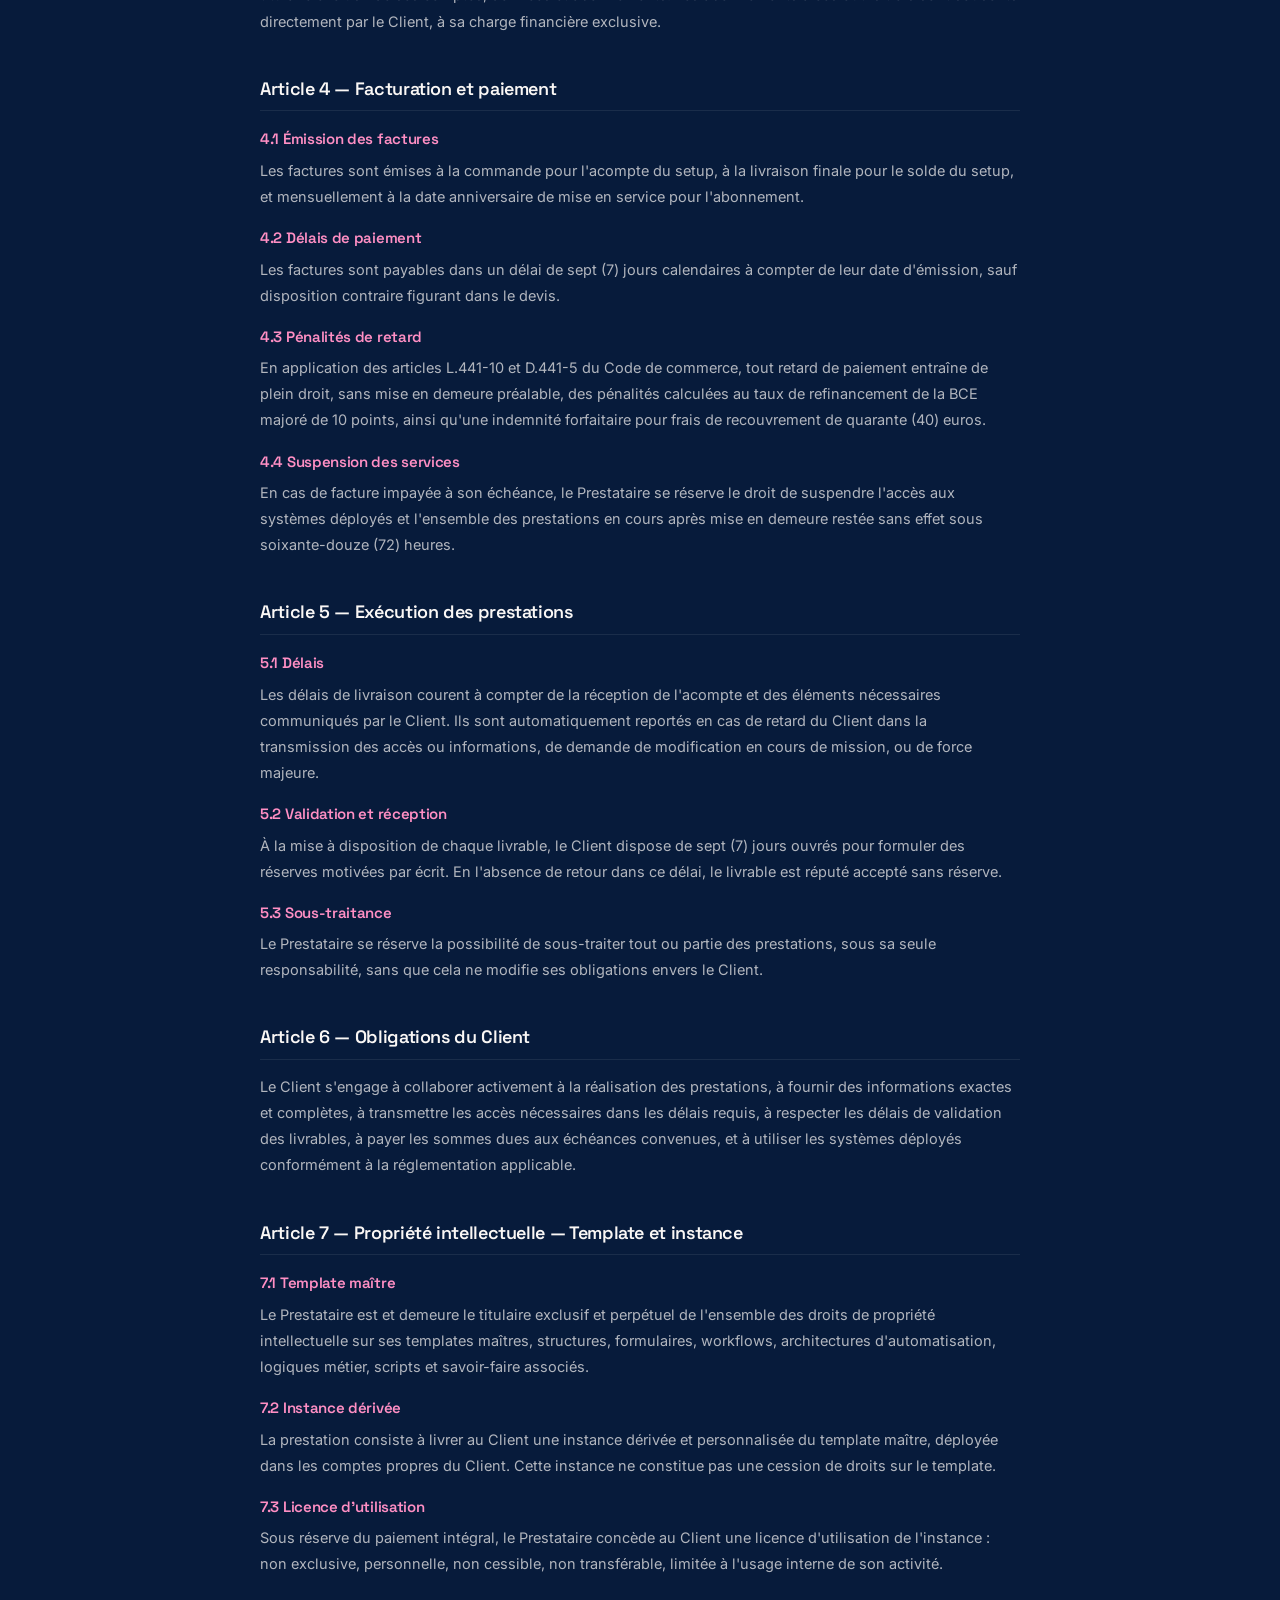
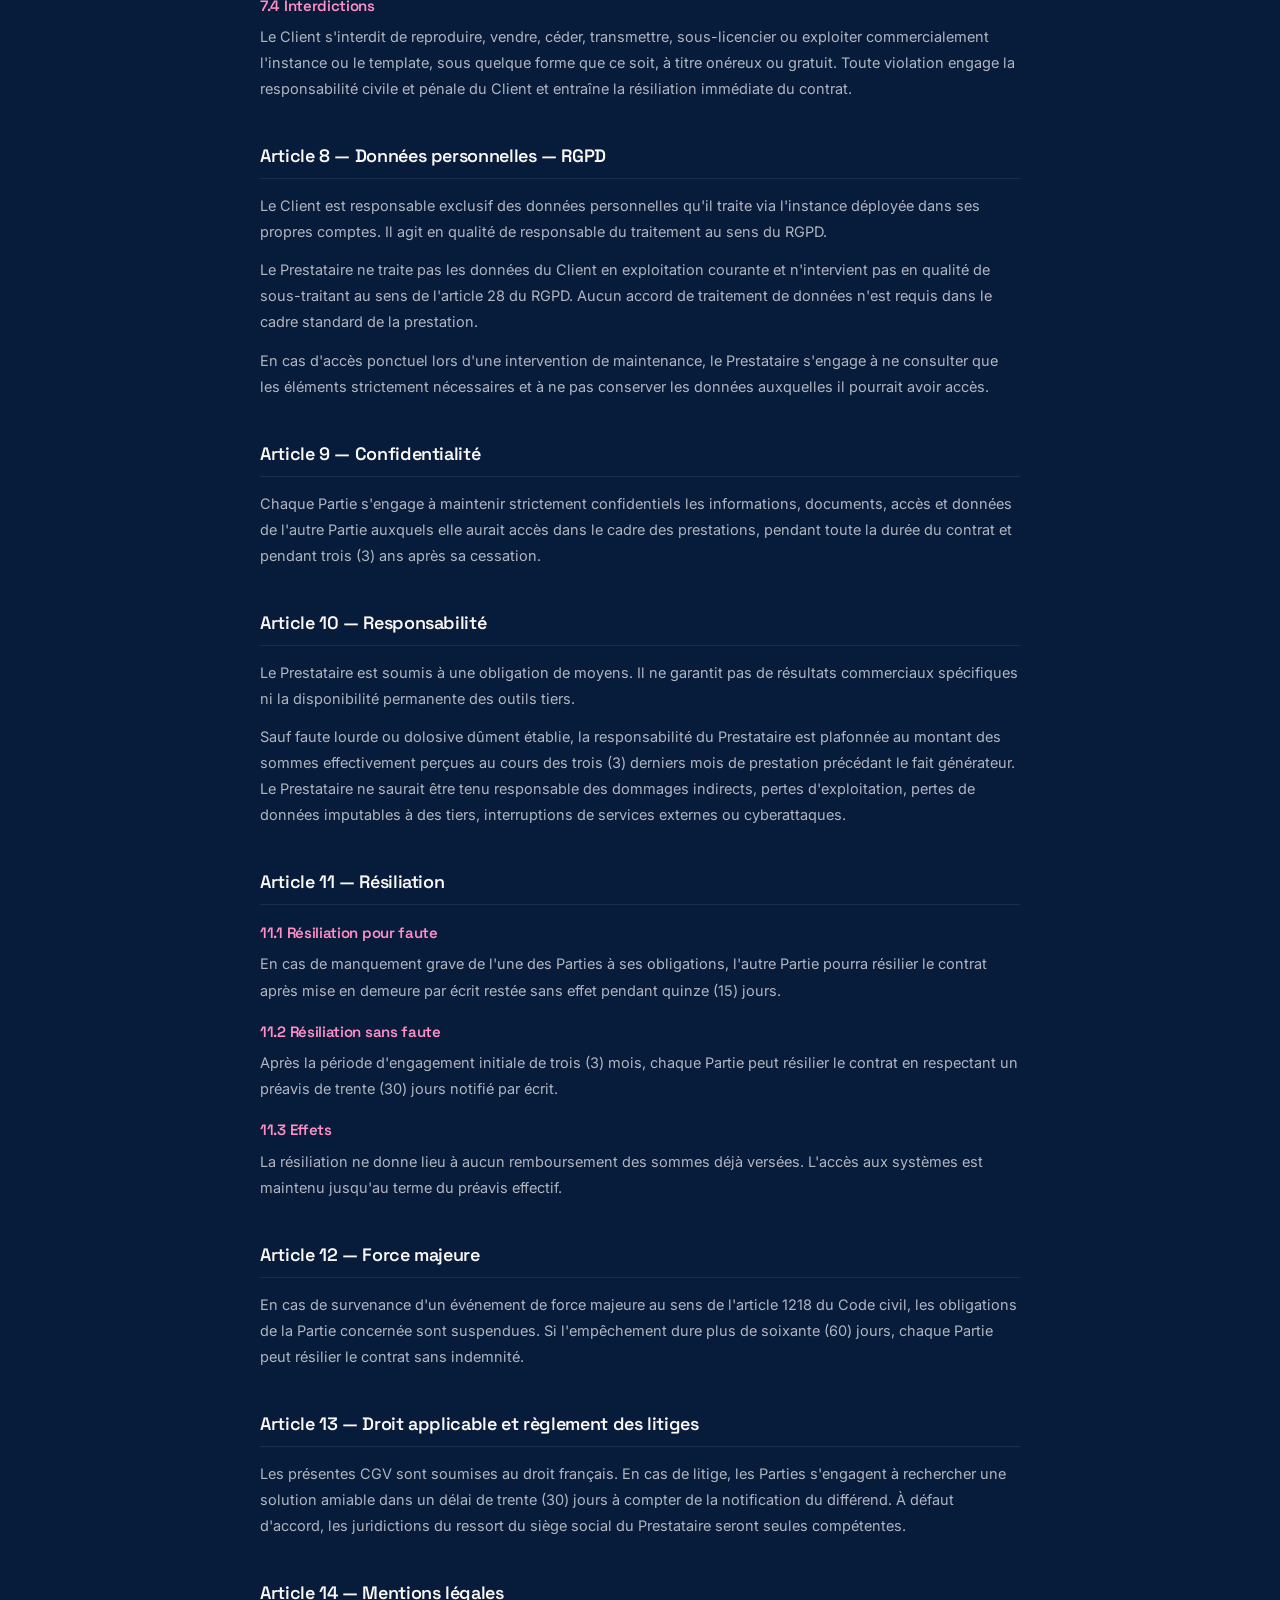
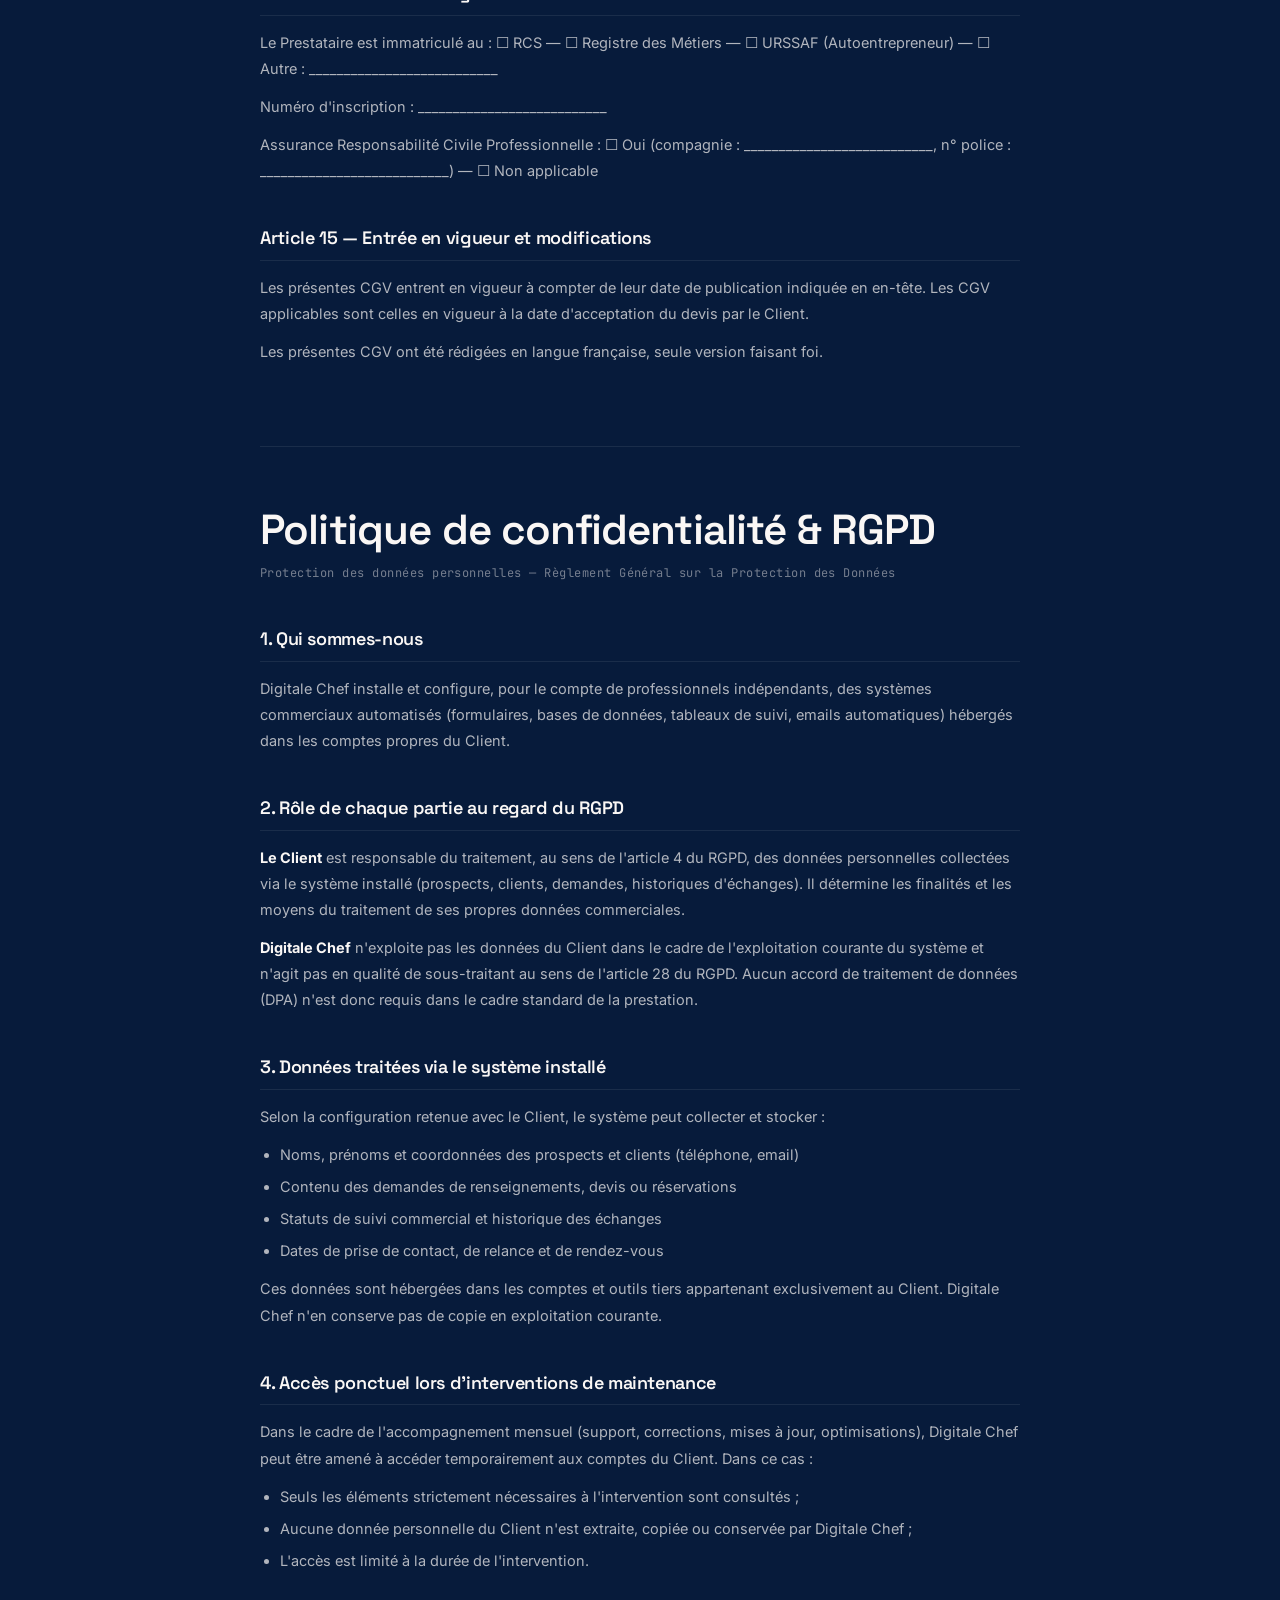
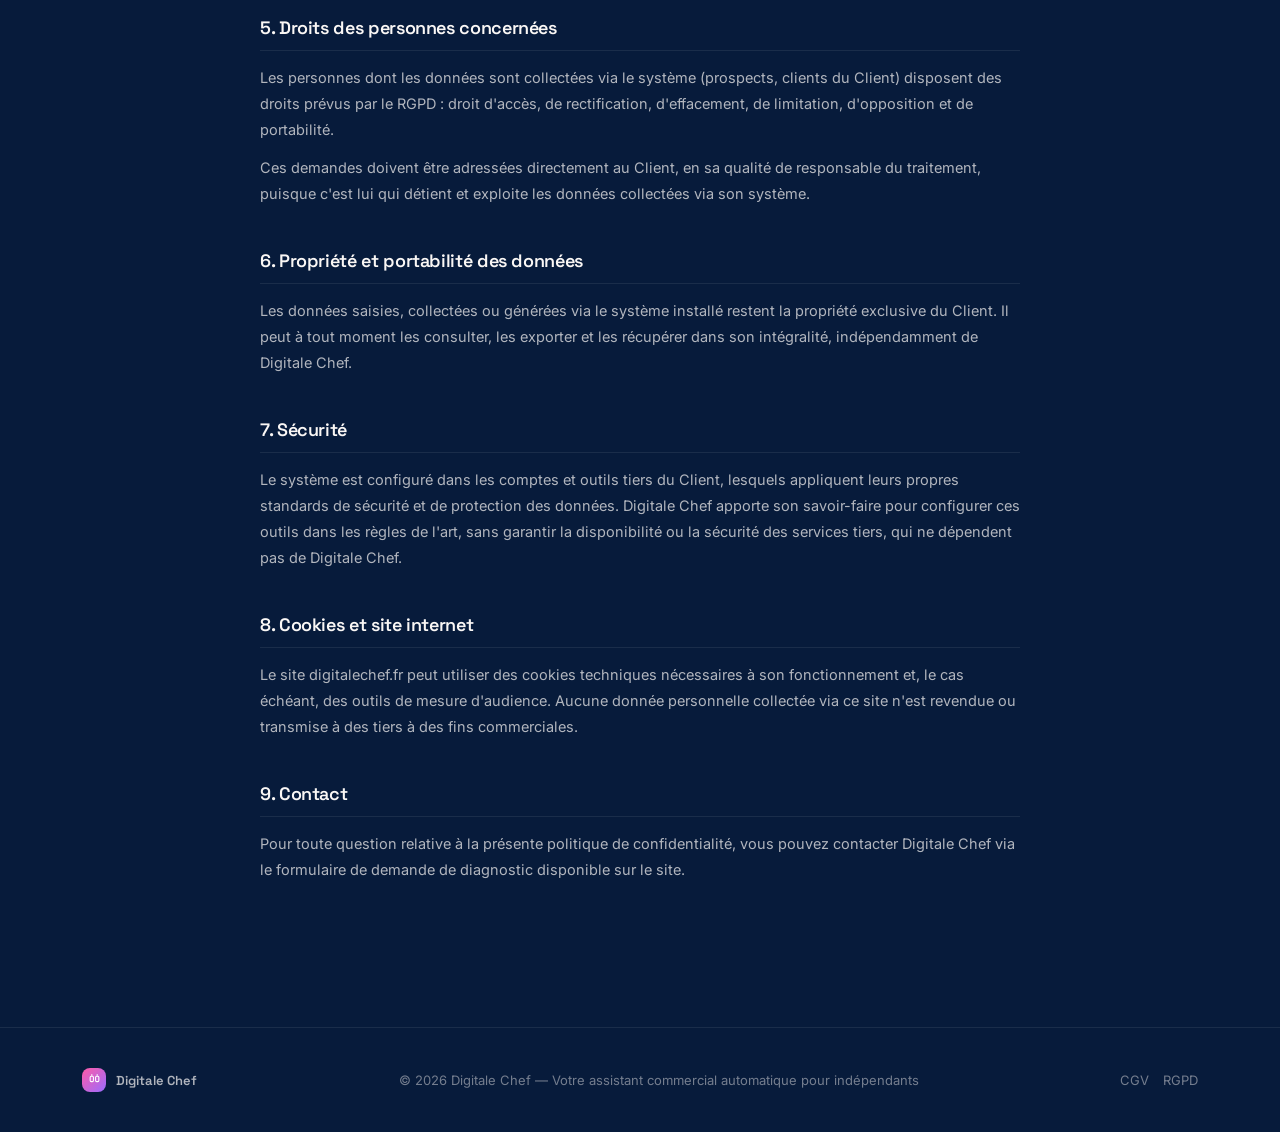
<file: legal.html>
<!DOCTYPE html>
<html lang="fr">
<head>
<meta charset="UTF-8">
<meta name="viewport" content="width=device-width, initial-scale=1.0">
<title>Mentions légales — Digitale Chef</title>
<link rel="preconnect" href="https://fonts.googleapis.com">
<link rel="preconnect" href="https://fonts.gstatic.com" crossorigin>
<link href="https://fonts.googleapis.com/css2?family=Space+Grotesk:wght@400;500;600;700&family=Inter:wght@300;400;500;600;700&family=JetBrains+Mono:wght@400;500&display=swap" rel="stylesheet">
<link rel="stylesheet" href="style.css">
</head>
<body>

<!-- NAV -->
<nav>
  <div class="nav-inner">
    <a href="index.html" class="logo">
      <span class="logo-mark">
        <svg viewBox="0 0 24 24" fill="none" xmlns="http://www.w3.org/2000/svg">
          <rect x="4" y="4" width="6" height="10" rx="2" stroke="#fff" stroke-width="2"/>
          <rect x="14" y="4" width="6" height="10" rx="2" stroke="#fff" stroke-width="2"/>
          <circle cx="7" cy="2" r="1.4" fill="#fff"/>
          <circle cx="17" cy="2" r="1.4" fill="#fff"/>
        </svg>
      </span>
      Digitale <span class="logo-chef">Chef</span>
    </a>
    <div class="nav-links">
      <a href="index.html#probleme" class="nav-link">Le problème</a>
      <a href="index.html#fonctionnement" class="nav-link">Fonctionnement</a>
      <a href="index.html#inclus" class="nav-link">Ce qui est inclus</a>
      <a href="index.html#tarifs" class="nav-link">Tarifs</a>
      <a href="index.html#faq" class="nav-link">FAQ</a>
    </div>
    <div class="magnetic">
      <a href="https://forms.fillout.com/t/tq4Pa3gLcQus" target="_blank" rel="noopener" class="btn btn-primary">Recevez votre diagnostic commercial offert</a>
    </div>
  </div>
</nav>

<div class="wrap">
  <div class="legal-page">

    <a href="index.html" class="legal-back">&larr; Retour à l'accueil</a>

    <div class="legal-nav">
      <a href="#cgv" id="nav-cgv">Conditions Générales de Vente</a>
      <a href="#rgpd" id="nav-rgpd">Politique de confidentialité &amp; RGPD</a>
    </div>

    <!-- ============ CGV ============ -->
    <section id="cgv" class="legal-section-block">
      <h1>Conditions Générales de Vente (CGV)</h1>
      <p class="legal-meta">Prestations de services — Automatisation IA, no-code &amp; systèmes digitaux</p>

      <div class="legal-section">
        <p><strong>Prestataire :</strong> Nom / Raison sociale : ___________________________ — Forme juridique : ___________________________ — Adresse : ___________________________ — SIREN / SIRET : ___________________________ — Email professionnel : ___________________________</p>
        <p><strong>Version en vigueur à compter du :</strong> ___________________________</p>
      </div>

      <div class="legal-section">
        <h2>Article 1 — Champ d'application</h2>
        <p>Les présentes Conditions Générales de Vente s'appliquent, sans restriction ni réserve, à l'ensemble des prestations de services proposées par le Prestataire à ses clients professionnels.</p>
        <p>Le Prestataire conçoit et déploie chez le Client des systèmes digitaux comprenant notamment des formulaires de collecte de données, des bases de données structurées et des automatisations de workflows. Ces systèmes sont livrés au bénéfice exclusif du Client, qui en devient l'exploitant responsable à compter de la livraison acceptée.</p>
        <p>Tout passage de commande implique l'acceptation pleine et entière des présentes CGV. Aucune condition particulière d'achat du Client ne pourra prévaloir sur les présentes, sauf accord écrit exprès du Prestataire.</p>
      </div>

      <div class="legal-section">
        <h2>Article 2 — Commandes</h2>
        <h3>2.1 Formation du contrat</h3>
        <p>Toute commande est formalisée par la signature du devis émis par le Prestataire. La commande est réputée ferme et définitive à la réception du devis signé avec la mention « Bon pour accord » et du règlement de l'acompte prévu.</p>
        <h3>2.2 Modification de commande</h3>
        <p>Toute demande de modification de commande par le Client doit être formulée par écrit. Le Prestataire se réserve le droit d'accepter ou de refuser toute modification et d'émettre un devis complémentaire si nécessaire.</p>
      </div>

      <div class="legal-section">
        <h2>Article 3 — Tarifs</h2>
        <h3>3.1 Grille tarifaire</h3>
        <p>Les prestations sont facturées aux tarifs en vigueur figurant dans le devis accepté, exprimés en euros hors taxes. Le Prestataire se réserve le droit de modifier ses tarifs à tout moment, avec un préavis de trente (30) jours pour les abonnements en cours.</p>
        <h3>3.2 TVA</h3>
        <p>Les prix sont indiqués hors taxes. La TVA applicable est celle en vigueur au jour de la facturation selon le régime fiscal du Prestataire.</p>
        <h3>3.3 Outils tiers</h3>
        <p>Le Client crée lui-même ses comptes sur les outils tiers nécessaires à la prestation et accorde au Prestataire les droits d'accès requis pour la conception et le déploiement du système. Le Client demeure à tout moment titulaire exclusif de ses comptes, données et abonnements. Les abonnements à ces outils tiers sont souscrits directement par le Client, à sa charge financière exclusive.</p>
      </div>

      <div class="legal-section">
        <h2>Article 4 — Facturation et paiement</h2>
        <h3>4.1 Émission des factures</h3>
        <p>Les factures sont émises à la commande pour l'acompte du setup, à la livraison finale pour le solde du setup, et mensuellement à la date anniversaire de mise en service pour l'abonnement.</p>
        <h3>4.2 Délais de paiement</h3>
        <p>Les factures sont payables dans un délai de sept (7) jours calendaires à compter de leur date d'émission, sauf disposition contraire figurant dans le devis.</p>
        <h3>4.3 Pénalités de retard</h3>
        <p>En application des articles L.441-10 et D.441-5 du Code de commerce, tout retard de paiement entraîne de plein droit, sans mise en demeure préalable, des pénalités calculées au taux de refinancement de la BCE majoré de 10 points, ainsi qu'une indemnité forfaitaire pour frais de recouvrement de quarante (40) euros.</p>
        <h3>4.4 Suspension des services</h3>
        <p>En cas de facture impayée à son échéance, le Prestataire se réserve le droit de suspendre l'accès aux systèmes déployés et l'ensemble des prestations en cours après mise en demeure restée sans effet sous soixante-douze (72) heures.</p>
      </div>

      <div class="legal-section">
        <h2>Article 5 — Exécution des prestations</h2>
        <h3>5.1 Délais</h3>
        <p>Les délais de livraison courent à compter de la réception de l'acompte et des éléments nécessaires communiqués par le Client. Ils sont automatiquement reportés en cas de retard du Client dans la transmission des accès ou informations, de demande de modification en cours de mission, ou de force majeure.</p>
        <h3>5.2 Validation et réception</h3>
        <p>À la mise à disposition de chaque livrable, le Client dispose de sept (7) jours ouvrés pour formuler des réserves motivées par écrit. En l'absence de retour dans ce délai, le livrable est réputé accepté sans réserve.</p>
        <h3>5.3 Sous-traitance</h3>
        <p>Le Prestataire se réserve la possibilité de sous-traiter tout ou partie des prestations, sous sa seule responsabilité, sans que cela ne modifie ses obligations envers le Client.</p>
      </div>

      <div class="legal-section">
        <h2>Article 6 — Obligations du Client</h2>
        <p>Le Client s'engage à collaborer activement à la réalisation des prestations, à fournir des informations exactes et complètes, à transmettre les accès nécessaires dans les délais requis, à respecter les délais de validation des livrables, à payer les sommes dues aux échéances convenues, et à utiliser les systèmes déployés conformément à la réglementation applicable.</p>
      </div>

      <div class="legal-section">
        <h2>Article 7 — Propriété intellectuelle — Template et instance</h2>
        <h3>7.1 Template maître</h3>
        <p>Le Prestataire est et demeure le titulaire exclusif et perpétuel de l'ensemble des droits de propriété intellectuelle sur ses templates maîtres, structures, formulaires, workflows, architectures d'automatisation, logiques métier, scripts et savoir-faire associés.</p>
        <h3>7.2 Instance dérivée</h3>
        <p>La prestation consiste à livrer au Client une instance dérivée et personnalisée du template maître, déployée dans les comptes propres du Client. Cette instance ne constitue pas une cession de droits sur le template.</p>
        <h3>7.3 Licence d'utilisation</h3>
        <p>Sous réserve du paiement intégral, le Prestataire concède au Client une licence d'utilisation de l'instance : non exclusive, personnelle, non cessible, non transférable, limitée à l'usage interne de son activité.</p>
        <h3>7.4 Interdictions</h3>
        <p>Le Client s'interdit de reproduire, vendre, céder, transmettre, sous-licencier ou exploiter commercialement l'instance ou le template, sous quelque forme que ce soit, à titre onéreux ou gratuit. Toute violation engage la responsabilité civile et pénale du Client et entraîne la résiliation immédiate du contrat.</p>
      </div>

      <div class="legal-section">
        <h2>Article 8 — Données personnelles — RGPD</h2>
        <p>Le Client est responsable exclusif des données personnelles qu'il traite via l'instance déployée dans ses propres comptes. Il agit en qualité de responsable du traitement au sens du RGPD.</p>
        <p>Le Prestataire ne traite pas les données du Client en exploitation courante et n'intervient pas en qualité de sous-traitant au sens de l'article 28 du RGPD. Aucun accord de traitement de données n'est requis dans le cadre standard de la prestation.</p>
        <p>En cas d'accès ponctuel lors d'une intervention de maintenance, le Prestataire s'engage à ne consulter que les éléments strictement nécessaires et à ne pas conserver les données auxquelles il pourrait avoir accès.</p>
      </div>

      <div class="legal-section">
        <h2>Article 9 — Confidentialité</h2>
        <p>Chaque Partie s'engage à maintenir strictement confidentiels les informations, documents, accès et données de l'autre Partie auxquels elle aurait accès dans le cadre des prestations, pendant toute la durée du contrat et pendant trois (3) ans après sa cessation.</p>
      </div>

      <div class="legal-section">
        <h2>Article 10 — Responsabilité</h2>
        <p>Le Prestataire est soumis à une obligation de moyens. Il ne garantit pas de résultats commerciaux spécifiques ni la disponibilité permanente des outils tiers.</p>
        <p>Sauf faute lourde ou dolosive dûment établie, la responsabilité du Prestataire est plafonnée au montant des sommes effectivement perçues au cours des trois (3) derniers mois de prestation précédant le fait générateur. Le Prestataire ne saurait être tenu responsable des dommages indirects, pertes d'exploitation, pertes de données imputables à des tiers, interruptions de services externes ou cyberattaques.</p>
      </div>

      <div class="legal-section">
        <h2>Article 11 — Résiliation</h2>
        <h3>11.1 Résiliation pour faute</h3>
        <p>En cas de manquement grave de l'une des Parties à ses obligations, l'autre Partie pourra résilier le contrat après mise en demeure par écrit restée sans effet pendant quinze (15) jours.</p>
        <h3>11.2 Résiliation sans faute</h3>
        <p>Après la période d'engagement initiale de trois (3) mois, chaque Partie peut résilier le contrat en respectant un préavis de trente (30) jours notifié par écrit.</p>
        <h3>11.3 Effets</h3>
        <p>La résiliation ne donne lieu à aucun remboursement des sommes déjà versées. L'accès aux systèmes est maintenu jusqu'au terme du préavis effectif.</p>
      </div>

      <div class="legal-section">
        <h2>Article 12 — Force majeure</h2>
        <p>En cas de survenance d'un événement de force majeure au sens de l'article 1218 du Code civil, les obligations de la Partie concernée sont suspendues. Si l'empêchement dure plus de soixante (60) jours, chaque Partie peut résilier le contrat sans indemnité.</p>
      </div>

      <div class="legal-section">
        <h2>Article 13 — Droit applicable et règlement des litiges</h2>
        <p>Les présentes CGV sont soumises au droit français. En cas de litige, les Parties s'engagent à rechercher une solution amiable dans un délai de trente (30) jours à compter de la notification du différend. À défaut d'accord, les juridictions du ressort du siège social du Prestataire seront seules compétentes.</p>
      </div>

      <div class="legal-section">
        <h2>Article 14 — Mentions légales</h2>
        <p>Le Prestataire est immatriculé au : ☐ RCS — ☐ Registre des Métiers — ☐ URSSAF (Autoentrepreneur) — ☐ Autre : ___________________________</p>
        <p>Numéro d'inscription : ___________________________</p>
        <p>Assurance Responsabilité Civile Professionnelle : ☐ Oui (compagnie : ___________________________, n° police : ___________________________) — ☐ Non applicable</p>
      </div>

      <div class="legal-section">
        <h2>Article 15 — Entrée en vigueur et modifications</h2>
        <p>Les présentes CGV entrent en vigueur à compter de leur date de publication indiquée en en-tête. Les CGV applicables sont celles en vigueur à la date d'acceptation du devis par le Client.</p>
        <p>Les présentes CGV ont été rédigées en langue française, seule version faisant foi.</p>
      </div>
    </section>

    <hr class="legal-divider">

    <!-- ============ RGPD ============ -->
    <section id="rgpd" class="legal-section-block">
      <h1>Politique de confidentialité &amp; RGPD</h1>
      <p class="legal-meta">Protection des données personnelles — Règlement Général sur la Protection des Données</p>

      <div class="legal-section">
        <h2>1. Qui sommes-nous</h2>
        <p>Digitale Chef installe et configure, pour le compte de professionnels indépendants, des systèmes commerciaux automatisés (formulaires, bases de données, tableaux de suivi, emails automatiques) hébergés dans les comptes propres du Client.</p>
      </div>

      <div class="legal-section">
        <h2>2. Rôle de chaque partie au regard du RGPD</h2>
        <p><strong>Le Client</strong> est responsable du traitement, au sens de l'article 4 du RGPD, des données personnelles collectées via le système installé (prospects, clients, demandes, historiques d'échanges). Il détermine les finalités et les moyens du traitement de ses propres données commerciales.</p>
        <p><strong>Digitale Chef</strong> n'exploite pas les données du Client dans le cadre de l'exploitation courante du système et n'agit pas en qualité de sous-traitant au sens de l'article 28 du RGPD. Aucun accord de traitement de données (DPA) n'est donc requis dans le cadre standard de la prestation.</p>
      </div>

      <div class="legal-section">
        <h2>3. Données traitées via le système installé</h2>
        <p>Selon la configuration retenue avec le Client, le système peut collecter et stocker :</p>
        <ul>
          <li>Noms, prénoms et coordonnées des prospects et clients (téléphone, email)</li>
          <li>Contenu des demandes de renseignements, devis ou réservations</li>
          <li>Statuts de suivi commercial et historique des échanges</li>
          <li>Dates de prise de contact, de relance et de rendez-vous</li>
        </ul>
        <p>Ces données sont hébergées dans les comptes et outils tiers appartenant exclusivement au Client. Digitale Chef n'en conserve pas de copie en exploitation courante.</p>
      </div>

      <div class="legal-section">
        <h2>4. Accès ponctuel lors d'interventions de maintenance</h2>
        <p>Dans le cadre de l'accompagnement mensuel (support, corrections, mises à jour, optimisations), Digitale Chef peut être amené à accéder temporairement aux comptes du Client. Dans ce cas :</p>
        <ul>
          <li>Seuls les éléments strictement nécessaires à l'intervention sont consultés ;</li>
          <li>Aucune donnée personnelle du Client n'est extraite, copiée ou conservée par Digitale Chef ;</li>
          <li>L'accès est limité à la durée de l'intervention.</li>
        </ul>
      </div>

      <div class="legal-section">
        <h2>5. Droits des personnes concernées</h2>
        <p>Les personnes dont les données sont collectées via le système (prospects, clients du Client) disposent des droits prévus par le RGPD : droit d'accès, de rectification, d'effacement, de limitation, d'opposition et de portabilité.</p>
        <p>Ces demandes doivent être adressées directement au Client, en sa qualité de responsable du traitement, puisque c'est lui qui détient et exploite les données collectées via son système.</p>
      </div>

      <div class="legal-section">
        <h2>6. Propriété et portabilité des données</h2>
        <p>Les données saisies, collectées ou générées via le système installé restent la propriété exclusive du Client. Il peut à tout moment les consulter, les exporter et les récupérer dans son intégralité, indépendamment de Digitale Chef.</p>
      </div>

      <div class="legal-section">
        <h2>7. Sécurité</h2>
        <p>Le système est configuré dans les comptes et outils tiers du Client, lesquels appliquent leurs propres standards de sécurité et de protection des données. Digitale Chef apporte son savoir-faire pour configurer ces outils dans les règles de l'art, sans garantir la disponibilité ou la sécurité des services tiers, qui ne dépendent pas de Digitale Chef.</p>
      </div>

      <div class="legal-section">
        <h2>8. Cookies et site internet</h2>
        <p>Le site digitalechef.fr peut utiliser des cookies techniques nécessaires à son fonctionnement et, le cas échéant, des outils de mesure d'audience. Aucune donnée personnelle collectée via ce site n'est revendue ou transmise à des tiers à des fins commerciales.</p>
      </div>

      <div class="legal-section">
        <h2>9. Contact</h2>
        <p>Pour toute question relative à la présente politique de confidentialité, vous pouvez contacter Digitale Chef via le formulaire de demande de diagnostic disponible sur le site.</p>
      </div>
    </section>

  </div>
</div>

<!-- FOOTER -->
<footer>
  <div class="wrap footer-inner">
    <div class="footer-logo">
      <span class="logo-mark" style="width:24px;height:24px;">
        <svg viewBox="0 0 24 24" fill="none" xmlns="http://www.w3.org/2000/svg" style="width:13px;height:13px;">
          <rect x="4" y="4" width="6" height="10" rx="2" stroke="#fff" stroke-width="2"/>
          <rect x="14" y="4" width="6" height="10" rx="2" stroke="#fff" stroke-width="2"/>
          <circle cx="7" cy="2" r="1.4" fill="#fff"/>
          <circle cx="17" cy="2" r="1.4" fill="#fff"/>
        </svg>
      </span>
      Digitale Chef
    </div>
    <span>© 2026 Digitale Chef — Votre assistant commercial automatique pour indépendants</span>
    <div style="display:flex; gap:14px; align-items:center;">
      <a href="legal.html#cgv" style="font-size:13px; color:var(--offwhite-faint); text-decoration:none;">CGV</a>
      <a href="legal.html#rgpd" style="font-size:13px; color:var(--offwhite-faint); text-decoration:none;">RGPD</a>
    </div>
  </div>
</footer>

<script src="script.js"></script>
</body>
</html>
</file>
<file: style.css>
:root {
    --navy: #071B3B;
    --navy-deep: #050F26;
    --navy-card: #0E2A52;
    --navy-card-light: #11315E;
    --pink: #FF5BA7;
    --pink-soft: #FF8FC4;
    --violet: #9B6BFF;
    --offwhite: #FAF7F5;
    --offwhite-dim: rgba(250,247,245,0.7);
    --offwhite-faint: rgba(250,247,245,0.45);
    --line: rgba(250,247,245,0.08);
    --line-strong: rgba(250,247,245,0.14);
    --grad-main: linear-gradient(135deg, var(--pink) 0%, var(--violet) 100%);
  }

  *, *::before, *::after { box-sizing: border-box; margin: 0; padding: 0; }
  html { scroll-behavior: smooth; }

  body {
    font-family: 'Inter', sans-serif;
    background: var(--navy);
    color: var(--offwhite);
    overflow-x: hidden;
    -webkit-font-smoothing: antialiased;
  }

  ::selection { background: var(--pink); color: var(--navy); }

  h1, h2, h3, h4, .display {
    font-family: 'Space Grotesk', sans-serif;
    font-weight: 600;
    letter-spacing: -0.02em;
    line-height: 1.1;
  }

  .mono {
    font-family: 'JetBrains Mono', monospace;
    letter-spacing: 0.04em;
  }

  .grad-text {
    background: var(--grad-main);
    -webkit-background-clip: text;
    -webkit-text-fill-color: transparent;
    background-clip: text;
  }

  a { color: inherit; }

  /* ============ CURSOR HALO ============ */
  #cursor-halo {
    position: fixed;
    top: 0; left: 0;
    width: 480px; height: 480px;
    border-radius: 50%;
    background: radial-gradient(circle, rgba(255,91,167,0.16) 0%, rgba(155,107,255,0.08) 45%, transparent 75%);
    pointer-events: none;
    z-index: 0;
    transform: translate(-50%, -50%);
    will-change: transform;
    transition: width 0.4s ease, height 0.4s ease, opacity 0.4s ease;
    opacity: 0;
  }
  #cursor-halo.active { opacity: 1; }
  #cursor-halo.boost {
    width: 680px; height: 680px;
    background: radial-gradient(circle, rgba(255,91,167,0.26) 0%, rgba(155,107,255,0.14) 45%, transparent 75%);
  }

  /* ============ LAYOUT HELPERS ============ */
  .wrap {
    max-width: 1180px;
    margin: 0 auto;
    padding: 0 32px;
  }
  section { position: relative; z-index: 1; }

  .eyebrow {
    display: inline-flex;
    align-items: center;
    gap: 10px;
    font-family: 'JetBrains Mono', monospace;
    font-size: 12px;
    font-weight: 500;
    letter-spacing: 0.18em;
    text-transform: uppercase;
    color: var(--pink-soft);
    margin-bottom: 20px;
  }
  .eyebrow::before {
    content: '';
    display: block;
    width: 18px; height: 1px;
    background: var(--pink);
  }

  .section-title {
    font-size: clamp(30px, 4.2vw, 48px);
    margin-bottom: 18px;
    color: var(--offwhite);
  }
  .section-lead {
    font-size: 17px;
    line-height: 1.7;
    color: var(--offwhite-dim);
    max-width: 580px;
  }

  /* ============ NAV ============ */
  nav {
    position: fixed; top: 0; left: 0; right: 0; z-index: 100;
    display: flex; align-items: center; justify-content: space-between;
    padding: 22px 32px;
    background: rgba(7,27,59,0.7);
    backdrop-filter: blur(16px);
    border-bottom: 1px solid var(--line);
  }
  .nav-inner { max-width: 1180px; margin: 0 auto; width: 100%; display: flex; align-items: center; justify-content: space-between; }
  .logo {
    display: flex; align-items: center; gap: 10px;
    font-family: 'Space Grotesk', sans-serif;
    font-size: 18px; font-weight: 700;
    text-decoration: none;
    color: var(--offwhite);
  }
  .logo-mark {
    width: 30px; height: 30px;
    border-radius: 8px;
    background: var(--grad-main);
    display: flex; align-items: center; justify-content: center;
    flex-shrink: 0;
  }
  .logo-mark svg { width: 16px; height: 16px; }
  .logo-chef { color: var(--pink-soft); }

  .nav-links {
    display: flex; align-items: center; gap: 36px;
  }
  .nav-link {
    font-size: 14px; font-weight: 500;
    color: var(--offwhite-dim);
    text-decoration: none;
    transition: color 0.25s;
  }
  .nav-link:hover { color: var(--offwhite); }

  .btn {
    display: inline-flex; align-items: center; justify-content: center; gap: 8px;
    font-family: 'Inter', sans-serif;
    font-weight: 600;
    font-size: 14px;
    text-decoration: none;
    cursor: pointer;
    border: none;
    border-radius: 999px;
    transition: transform 0.35s cubic-bezier(.2,.8,.2,1), box-shadow 0.35s ease, background 0.3s ease;
    white-space: nowrap;
  }
  .btn-primary {
    background: var(--grad-main);
    color: #fff;
    padding: 13px 26px;
    box-shadow: 0 8px 28px rgba(255,91,167,0.28);
  }
  .btn-primary:hover { box-shadow: 0 12px 40px rgba(255,91,167,0.42); }
  .btn-ghost {
    background: rgba(250,247,245,0.06);
    color: var(--offwhite);
    border: 1px solid var(--line-strong);
    padding: 12px 24px;
  }
  .btn-ghost:hover { background: rgba(250,247,245,0.1); border-color: rgba(250,247,245,0.25); }
  .btn-lg { padding: 17px 36px; font-size: 15px; }

  /* magnetic CTA wrapper */
  .magnetic { display: inline-block; }

  /* ============ HERO ============ */
  .hero {
    min-height: 100vh;
    display: flex; flex-direction: column; align-items: center; justify-content: center;
    text-align: center;
    padding: 160px 32px 100px;
    position: relative;
    overflow: hidden;
  }
  .hero-bg-grid {
    position: absolute; inset: 0;
    background-image:
      linear-gradient(rgba(250,247,245,0.025) 1px, transparent 1px),
      linear-gradient(90deg, rgba(250,247,245,0.025) 1px, transparent 1px);
    background-size: 64px 64px;
    mask-image: radial-gradient(ellipse 60% 50% at 50% 35%, black 0%, transparent 75%);
    pointer-events: none;
  }
  .hero-glow {
    position: absolute;
    top: -10%; left: 50%;
    width: 900px; height: 700px;
    transform: translateX(-50%);
    background: radial-gradient(ellipse at center, rgba(255,91,167,0.18) 0%, rgba(155,107,255,0.08) 45%, transparent 75%);
    pointer-events: none;
    filter: blur(20px);
  }

  .hero-content { position: relative; z-index: 2; max-width: 900px; }

  .hero h1 {
    font-size: clamp(32px, 5vw, 62px);
    margin-bottom: 24px;
  }
  .hero h1 .line2 { display: block; }

  .hero-sub {
    font-size: 22px; line-height: 1.6;
    color: var(--offwhite);
    max-width: 780px;
    margin: 0 auto 40px;
    font-weight: 500;
  }

  .hero-benefits {
    display: flex;
    justify-content: center;
    flex-wrap: wrap;
    gap: 12px;
    margin-bottom: 35px;
  }
  .hero-benefits span {
    background: rgba(250,247,245,0.06);
    border: 1px solid var(--line-strong);
    border-radius: 999px;
    padding: 10px 16px;
    font-size: 14px;
    font-weight: 600;
    color: var(--offwhite);
  }

  .hero-cta-row {
    display: flex; gap: 16px; justify-content: center; flex-wrap: wrap;
    margin-bottom: 28px;
  }

  .hero-guarantee {
    display: inline-flex; align-items: center; gap: 10px;
    font-size: 13px; font-weight: 500;
    color: var(--offwhite-dim);
    background: rgba(250,247,245,0.05);
    border: 1px solid var(--line-strong);
    border-radius: 999px;
    padding: 9px 18px;
    margin-bottom: 0;
  }
  .hero-guarantee strong { color: var(--pink-soft); font-weight: 600; }

  .hero-problem {
    margin-top: 20px;
    font-size: 15px;
    color: var(--offwhite-faint);
    max-width: 650px;
    margin-left: auto;
    margin-right: auto;
    margin-bottom: 64px;
    line-height: 1.7;
  }

  /* ===== SIGNATURE ELEMENT: channel-to-pipeline visualizer ===== */
  .signature {
    position: relative; z-index: 2;
    width: 100%; max-width: 920px;
    margin: 0 auto;
    border-radius: 24px;
    border: 1px solid var(--line-strong);
    background: linear-gradient(180deg, rgba(255,255,255,0.04), rgba(255,255,255,0.01));
    backdrop-filter: blur(10px);
    padding: 36px;
    box-shadow: 0 30px 80px -20px rgba(0,0,0,0.6);
  }
  .sig-grid {
    display: grid;
    grid-template-columns: 1fr auto 1.3fr;
    gap: 24px;
    align-items: center;
  }
  .sig-col-title {
    font-family: 'JetBrains Mono', monospace;
    font-size: 11px;
    letter-spacing: 0.18em;
    text-transform: uppercase;
    color: var(--offwhite-faint);
    margin-bottom: 16px;
    text-align: left;
  }
  .sig-channels {
    display: flex; flex-direction: column; gap: 10px;
  }
  .channel-pill {
    display: flex; align-items: center; gap: 10px;
    background: rgba(250,247,245,0.04);
    border: 1px solid var(--line);
    border-radius: 12px;
    padding: 10px 14px;
    font-size: 13px; font-weight: 500;
    color: var(--offwhite-dim);
    text-align: left;
    opacity: 0;
    animation: chanIn 0.6s ease forwards;
  }
  .channel-pill:nth-child(1) { animation-delay: 0.1s; }
  .channel-pill:nth-child(2) { animation-delay: 0.25s; }
  .channel-pill:nth-child(3) { animation-delay: 0.4s; }
  .channel-pill:nth-child(4) { animation-delay: 0.55s; }
  .channel-pill:nth-child(5) { animation-delay: 0.7s; }
  @keyframes chanIn { from { opacity: 0; transform: translateX(-8px); } to { opacity: 1; transform: translateX(0); } }
  .ch-dot { width: 8px; height: 8px; border-radius: 50%; flex-shrink: 0; }

  .sig-arrow {
    display: flex; align-items: center; justify-content: center;
    color: var(--pink-soft);
    position: relative;
  }
  .sig-arrow svg { width: 40px; height: 40px; }

  .sig-board {
    background: rgba(5,15,38,0.6);
    border: 1px solid var(--line-strong);
    border-radius: 16px;
    padding: 18px;
    text-align: left;
  }
  .sig-board-row {
    display: flex; align-items: center; justify-content: space-between;
    padding: 11px 6px;
    border-bottom: 1px solid var(--line);
    font-size: 13px;
  }
  .sig-board-row:last-child { border-bottom: none; }
  .sig-name { font-weight: 600; color: var(--offwhite); }
  .sig-meta { color: var(--offwhite-faint); font-size: 12px; margin-top: 2px; }
  .sig-status {
    font-family: 'JetBrains Mono', monospace;
    font-size: 11px; letter-spacing: 0.06em;
    padding: 4px 10px; border-radius: 999px;
    text-transform: uppercase;
  }
  .status-new { background: rgba(155,107,255,0.18); color: #c4aaff; }
  .status-wait { background: rgba(255,91,167,0.18); color: var(--pink-soft); }
  .status-progress { background: rgba(255,196,107,0.15); color: #ffd28a; }
  .status-done { background: rgba(110,231,183,0.15); color: #8ff0c8; }

  @media (max-width: 820px) {
    .sig-grid { grid-template-columns: 1fr; }
    .sig-arrow { transform: rotate(90deg); margin: 4px auto; }
    .sig-channels, .sig-board { width: 100%; }
  }

  /* ============ FADE-IN ON SCROLL ============ */
  .reveal { opacity: 0; transform: translateY(28px); transition: opacity 0.8s cubic-bezier(.2,.7,.2,1), transform 0.8s cubic-bezier(.2,.7,.2,1); }
  .reveal.visible { opacity: 1; transform: translateY(0); }
  .reveal-d1 { transition-delay: 0.08s; }
  .reveal-d2 { transition-delay: 0.16s; }
  .reveal-d3 { transition-delay: 0.24s; }
  .reveal-d4 { transition-delay: 0.32s; }

  /* ============ PROBLEM SECTION ============ */
  .problem {
    padding: 120px 0 100px;
    border-top: 1px solid var(--line);
  }
  .problem-header { text-align: center; margin: 0 auto 64px; max-width: 720px; }
  .problem-header .eyebrow { justify-content: center; }
  .problem-header .eyebrow::before { display: none; }
  .problem-header .section-lead { margin: 0 auto; text-align: center; }

  .problem-grid {
    display: grid;
    grid-template-columns: repeat(3, 1fr);
    gap: 1px;
    background: var(--line);
    border: 1px solid var(--line);
    border-radius: 18px;
    overflow: hidden;
  }
  .problem-card {
    background: var(--navy);
    padding: 32px 28px;
    transition: background 0.3s ease;
  }
  .problem-card:hover { background: var(--navy-card); }
  .problem-num {
    font-family: 'JetBrains Mono', monospace;
    font-size: 12px;
    color: var(--pink-soft);
    margin-bottom: 16px;
    letter-spacing: 0.1em;
  }
  .problem-card h4 {
    font-size: 17px;
    margin-bottom: 10px;
    color: var(--offwhite);
  }
  .problem-card p {
    font-size: 14px; line-height: 1.65;
    color: var(--offwhite-dim);
  }

  .problem-cost {
    margin-top: 56px;
    text-align: center;
    padding: 36px;
    border-radius: 18px;
    background: linear-gradient(135deg, rgba(255,91,167,0.07), rgba(155,107,255,0.05));
    border: 1px solid rgba(255,91,167,0.15);
  }
  .problem-cost p {
    font-size: 18px;
    line-height: 1.7;
    color: var(--offwhite);
    max-width: 680px;
    margin: 0 auto;
  }
  .problem-cost strong { color: var(--pink-soft); }

  @media (max-width: 860px) {
    .problem-grid { grid-template-columns: 1fr; }
  }

  /* ============ SOLUTION SECTION ============ */
  .solution {
    padding: 100px 0;
    border-top: 1px solid var(--line);
  }
  .solution-top {
    display: grid;
    grid-template-columns: 1fr 1fr;
    gap: 64px;
    align-items: center;
    margin-bottom: 80px;
  }
  .solution-visual {
    position: relative;
    border-radius: 20px;
    border: 1px solid var(--line-strong);
    background: linear-gradient(180deg, rgba(255,255,255,0.035), rgba(255,255,255,0.01));
    padding: 28px;
  }
  .hub-diagram {
    display: flex; align-items: center; justify-content: center;
    position: relative;
    height: 280px;
  }
  .hub-center {
    width: 110px; height: 110px;
    border-radius: 50%;
    background: var(--grad-main);
    display: flex; align-items: center; justify-content: center;
    box-shadow: 0 0 60px rgba(255,91,167,0.35);
    z-index: 2;
    text-align: center;
    font-family: 'Space Grotesk', sans-serif;
    font-weight: 700;
    font-size: 13px;
    color: #fff;
    line-height: 1.3;
  }
  .hub-node {
    position: absolute;
    width: 64px; height: 64px;
    border-radius: 14px;
    background: rgba(250,247,245,0.05);
    border: 1px solid var(--line-strong);
    display: flex; align-items: center; justify-content: center;
    font-size: 22px;
  }
  .hub-node.n1 { top: 0; left: 50%; transform: translateX(-50%); }
  .hub-node.n2 { top: 18%; right: 4%; }
  .hub-node.n3 { bottom: 18%; right: 4%; }
  .hub-node.n4 { bottom: 0; left: 50%; transform: translateX(-50%); }
  .hub-node.n5 { bottom: 18%; left: 4%; }
  .hub-node.n6 { top: 18%; left: 4%; }
  .hub-line {
    position: absolute;
    background: var(--line-strong);
    z-index: 0;
  }
  .solution-content .eyebrow::before { display: none; }
  .solution-content h2 { margin-bottom: 20px; }
  .solution-content p { font-size: 16px; line-height: 1.75; color: var(--offwhite-dim); margin-bottom: 16px; }
  .solution-content p:last-child { margin-bottom: 0; }

  @media (max-width: 900px) {
    .solution-top { grid-template-columns: 1fr; gap: 40px; }
  }

  /* ============ HOW IT WORKS ============ */
  .how {
    padding: 100px 0;
    border-top: 1px solid var(--line);
  }
  .how-header { text-align: center; max-width: 640px; margin: 0 auto 64px; }
  .how-header .eyebrow { justify-content: center; }
  .how-header .eyebrow::before { display: none; }
  .how-header .section-lead { margin: 0 auto; text-align: center; }

  .steps {
    display: grid;
    grid-template-columns: repeat(4, 1fr);
    gap: 24px;
    position: relative;
  }
  .step-card {
    background: var(--navy-card);
    border: 1px solid var(--line);
    border-radius: 16px;
    padding: 28px 24px;
    position: relative;
    overflow: hidden;
    transition: border-color 0.3s ease, transform 0.3s ease;
  }
  .step-card::before {
    content: '';
    position: absolute; top: 0; left: 0; right: 0;
    height: 2px;
    background: var(--grad-main);
    opacity: 0;
    transition: opacity 0.3s ease;
  }
  .step-card:hover { border-color: rgba(255,91,167,0.25); transform: translateY(-4px); }
  .step-card:hover::before { opacity: 1; }
  .step-index {
    font-family: 'JetBrains Mono', monospace;
    font-size: 32px; font-weight: 500;
    color: rgba(250,247,245,0.12);
    margin-bottom: 18px;
  }
  .step-card h4 { font-size: 16px; margin-bottom: 10px; color: var(--offwhite); }
  .step-card p { font-size: 13.5px; line-height: 1.6; color: var(--offwhite-dim); }

  @media (max-width: 980px) {
    .steps { grid-template-columns: 1fr 1fr; }
  }
  @media (max-width: 580px) {
    .steps { grid-template-columns: 1fr; }
  }

  /* ============ INCLUDED ============ */
  .included {
    padding: 100px 0;
    border-top: 1px solid var(--line);
  }
  .included-header { text-align: center; max-width: 640px; margin: 0 auto 64px; }
  .included-header .eyebrow { justify-content: center; }
  .included-header .eyebrow::before { display: none; }
  .included-header .section-lead { margin: 0 auto; text-align: center; }

  .included-grid {
    display: grid;
    grid-template-columns: repeat(2, 1fr);
    gap: 24px;
  }
  .feature-card {
    position: relative;
    background: linear-gradient(180deg, rgba(255,255,255,0.035), rgba(255,255,255,0.01));
    border: 1px solid var(--line-strong);
    border-radius: 18px;
    padding: 36px;
    overflow: hidden;
    transition: transform 0.4s cubic-bezier(.2,.8,.2,1), border-color 0.3s ease;
  }
  .feature-card:hover { transform: translateY(-3px); border-color: rgba(255,91,167,0.3); }
  .feature-card::after {
    content: '';
    position: absolute; inset: 0;
    background: radial-gradient(420px circle at var(--mx,50%) var(--my,50%), rgba(255,91,167,0.10), transparent 60%);
    opacity: 0;
    transition: opacity 0.4s ease;
    pointer-events: none;
  }
  .feature-card:hover::after { opacity: 1; }
  .feature-tag {
    font-family: 'JetBrains Mono', monospace;
    font-size: 11px; letter-spacing: 0.14em; text-transform: uppercase;
    color: var(--pink-soft);
    margin-bottom: 18px;
  }
  .feature-card h3 { font-size: 21px; margin-bottom: 12px; }
  .feature-card p { font-size: 14.5px; line-height: 1.7; color: var(--offwhite-dim); margin-bottom: 18px; }
  .feature-list { list-style: none; display: flex; flex-direction: column; gap: 8px; }
  .feature-list li {
    font-size: 13.5px; color: var(--offwhite-dim);
    display: flex; align-items: flex-start; gap: 10px;
  }
  .feature-list li::before {
    content: '';
    flex-shrink: 0;
    width: 6px; height: 6px;
    border-radius: 50%;
    margin-top: 6px;
    background: var(--grad-main);
  }

  @media (max-width: 860px) {
    .included-grid { grid-template-columns: 1fr; }
  }

  /* ============ BEFORE / AFTER ============ */
  .ba {
    padding: 100px 0;
    border-top: 1px solid var(--line);
  }
  .ba-header { text-align: center; max-width: 640px; margin: 0 auto 64px; }
  .ba-header .eyebrow { justify-content: center; }
  .ba-header .eyebrow::before { display: none; }
  .ba-header .section-lead { margin: 0 auto; text-align: center; }

  .ba-grid {
    display: grid;
    grid-template-columns: 1fr 1fr;
    gap: 24px;
  }
  .ba-card {
    border-radius: 18px;
    padding: 32px;
    border: 1px solid var(--line-strong);
  }
  .ba-card.before { background: rgba(250,247,245,0.02); }
  .ba-card.after {
    background: linear-gradient(160deg, rgba(255,91,167,0.08), rgba(155,107,255,0.05));
    border-color: rgba(255,91,167,0.2);
  }
  .ba-label {
    display: flex; align-items: center; gap: 10px;
    font-family: 'JetBrains Mono', monospace;
    font-size: 12px; letter-spacing: 0.16em; text-transform: uppercase;
    margin-bottom: 24px;
  }
  .ba-card.before .ba-label { color: var(--offwhite-faint); }
  .ba-card.after .ba-label { color: var(--pink-soft); }
  .ba-dot { width: 8px; height: 8px; border-radius: 50%; }
  .ba-card.before .ba-dot { background: var(--offwhite-faint); }
  .ba-card.after .ba-dot { background: var(--pink); }
  .ba-items { display: flex; flex-direction: column; gap: 14px; }
  .ba-item { display: flex; align-items: flex-start; gap: 12px; font-size: 14.5px; line-height: 1.6; }
  .ba-card.before .ba-item { color: var(--offwhite-dim); }
  .ba-card.after .ba-item { color: var(--offwhite); }
  .ba-mark {
    flex-shrink: 0; width: 20px; height: 20px; border-radius: 50%;
    display: flex; align-items: center; justify-content: center;
    font-size: 12px; margin-top: 1px;
  }
  .ba-card.before .ba-mark { background: rgba(250,247,245,0.06); color: var(--offwhite-faint); }
  .ba-card.after .ba-mark { background: var(--grad-main); color: #fff; }

  @media (max-width: 820px) {
    .ba-grid { grid-template-columns: 1fr; }
  }

  /* ============ BENEFITS ============ */
  .benefits {
    padding: 100px 0;
    border-top: 1px solid var(--line);
  }
  .benefits-header { text-align: center; max-width: 640px; margin: 0 auto 64px; }
  .benefits-header .eyebrow { justify-content: center; }
  .benefits-header .eyebrow::before { display: none; }
  .benefits-header .section-lead { margin: 0 auto; text-align: center; }

  .benefits-grid {
    display: grid;
    grid-template-columns: repeat(3, 1fr);
    gap: 20px;
  }
  .benefit-card {
    background: var(--navy-card);
    border: 1px solid var(--line);
    border-radius: 16px;
    padding: 28px;
    transition: transform 0.35s cubic-bezier(.2,.8,.2,1), border-color 0.3s ease;
  }
  .benefit-card:hover { transform: translateY(-4px) scale(1.01); border-color: rgba(255,91,167,0.25); }
  .benefit-icon {
    width: 42px; height: 42px;
    border-radius: 10px;
    background: rgba(255,91,167,0.1);
    display: flex; align-items: center; justify-content: center;
    margin-bottom: 18px;
  }
  .benefit-icon svg { width: 20px; height: 20px; stroke: var(--pink-soft); }
  .benefit-card h4 { font-size: 16px; margin-bottom: 8px; }
  .benefit-card p { font-size: 14px; line-height: 1.6; color: var(--offwhite-dim); }

  @media (max-width: 980px) {
    .benefits-grid { grid-template-columns: 1fr 1fr; }
  }
  @media (max-width: 600px) {
    .benefits-grid { grid-template-columns: 1fr; }
  }

  /* ============ DEMO ============ */
  .demo {
    padding: 100px 0;
    border-top: 1px solid var(--line);
  }
  .demo-card {
    border-radius: 24px;
    border: 1px solid var(--line-strong);
    background: linear-gradient(135deg, rgba(255,91,167,0.08), rgba(155,107,255,0.05));
    padding: 56px;
    display: grid;
    grid-template-columns: 1.1fr 1fr;
    gap: 48px;
    align-items: center;
  }
  .demo-content .eyebrow::before { display: none; }
  .demo-content h2 { margin-bottom: 18px; }
  .demo-content p { font-size: 16px; line-height: 1.75; color: var(--offwhite-dim); margin-bottom: 28px; }
  .demo-list { display: flex; flex-direction: column; gap: 12px; margin-bottom: 32px; }
  .demo-list li {
    list-style: none;
    display: flex; align-items: center; gap: 12px;
    font-size: 14.5px; color: var(--offwhite);
  }
  .demo-list li::before {
    content: '✓';
    flex-shrink: 0; width: 24px; height: 24px;
    border-radius: 50%;
    background: var(--grad-main);
    display: flex; align-items: center; justify-content: center;
    font-size: 12px; font-weight: 700; color: #fff;
  }

  .demo-mock {
    border-radius: 16px;
    background: rgba(5,15,38,0.65);
    border: 1px solid var(--line-strong);
    padding: 20px;
  }
  .demo-mock-header {
    display: flex; align-items: center; gap: 8px;
    margin-bottom: 16px; padding-bottom: 14px;
    border-bottom: 1px solid var(--line);
  }
  .demo-mock-dot { width: 9px; height: 9px; border-radius: 50%; }
  .demo-mock-title {
    font-family: 'JetBrains Mono', monospace;
    font-size: 11px; letter-spacing: 0.1em; text-transform: uppercase;
    color: var(--offwhite-faint); margin-left: 4px;
  }
  .demo-mock-row {
    display: flex; align-items: center; justify-content: space-between;
    padding: 10px 0;
    border-bottom: 1px solid var(--line);
    font-size: 13px;
  }
  .demo-mock-row:last-child { border-bottom: none; }
  .demo-mock-name { font-weight: 600; }
  .demo-mock-sub { font-size: 11.5px; color: var(--offwhite-faint); margin-top: 2px; }

  @media (max-width: 900px) {
    .demo-card { grid-template-columns: 1fr; padding: 36px 28px; }
  }

  /* ============ PRICING ============ */
  .pricing {
    padding: 100px 0;
    border-top: 1px solid var(--line);
  }
  .pricing-header { text-align: center; max-width: 640px; margin: 0 auto 64px; }
  .pricing-header .eyebrow { justify-content: center; }
  .pricing-header .eyebrow::before { display: none; }
  .pricing-header .section-lead { margin: 0 auto; text-align: center; }

  .pricing-grid {
    display: grid;
    grid-template-columns: 1.1fr 0.9fr;
    gap: 24px;
    max-width: 920px;
    margin: 0 auto;
  }
  .price-card {
    border-radius: 20px;
    padding: 40px;
    border: 1px solid var(--line-strong);
    position: relative;
  }
  .price-card.main {
    background: linear-gradient(160deg, rgba(255,91,167,0.1), rgba(155,107,255,0.05));
    border-color: rgba(255,91,167,0.28);
  }
  .price-card.sub {
    background: var(--navy-card);
  }
  .price-label {
    font-family: 'JetBrains Mono', monospace;
    font-size: 12px; letter-spacing: 0.16em; text-transform: uppercase;
    color: var(--pink-soft); margin-bottom: 16px;
  }
  .price-card h3 { font-size: 22px; margin-bottom: 8px; }
  .price-value {
    display: flex; align-items: baseline; gap: 8px;
    margin: 18px 0 24px;
  }
  .price-value .amount { font-size: 44px; font-weight: 700; font-family: 'Space Grotesk', sans-serif; }
  .price-value .period { font-size: 14px; color: var(--offwhite-faint); }
  .price-list { display: flex; flex-direction: column; gap: 11px; margin-bottom: 28px; }
  .price-list li {
    list-style: none;
    display: flex; align-items: flex-start; gap: 10px;
    font-size: 14px; color: var(--offwhite-dim);
  }
  .price-list li::before {
    content: '';
    flex-shrink: 0; width: 6px; height: 6px; border-radius: 50%;
    margin-top: 6px;
    background: var(--grad-main);
  }
  .price-card .btn { width: 100%; }
  .price-engagement {
    margin-top: 16px;
    font-family: 'JetBrains Mono', monospace;
    font-size: 11px; letter-spacing: 0.1em; text-transform: uppercase;
    color: var(--offwhite-faint);
    text-align: center;
  }

  @media (max-width: 820px) {
    .pricing-grid { grid-template-columns: 1fr; }
  }

  /* ============ GUARANTEE ============ */
  .guarantee {
    padding: 100px 0;
    border-top: 1px solid var(--line);
  }
  .guarantee-inner {
    max-width: 820px; margin: 0 auto;
    text-align: center;
  }
  .guarantee-badge {
    display: inline-flex; align-items: center; gap: 14px;
    background: var(--grad-main);
    border-radius: 999px;
    padding: 10px 24px;
    margin: 0 auto 40px;
    box-shadow: 0 0 50px rgba(255,91,167,0.35);
  }
  .guarantee-badge-icon { font-size: 20px; }
  .guarantee-badge-text {
    font-family: 'Space Grotesk', sans-serif;
    font-size: 15px; font-weight: 700;
    color: #fff; letter-spacing: -0.01em;
  }
  .guarantee-card {
    border-radius: 24px;
    border: 1px solid rgba(255,91,167,0.22);
    background: linear-gradient(160deg, rgba(255,91,167,0.08), rgba(155,107,255,0.04));
    padding: 48px 56px;
  }
  .guarantee-card h2 { margin-bottom: 18px; }
  .guarantee-card p { font-size: 16px; line-height: 1.8; color: var(--offwhite-dim); max-width: 580px; margin: 0 auto; }

  /* ============ DATA OWNERSHIP ============ */
  .data-ownership {
    padding: 100px 0;
    border-top: 1px solid var(--line);
  }
  .data-inner {
    max-width: 880px; margin: 0 auto;
    display: grid; grid-template-columns: 1fr 1fr; gap: 24px;
    align-items: start;
  }
  .data-left .section-title { margin-bottom: 18px; }
  .data-left p { font-size: 15px; line-height: 1.75; color: var(--offwhite-dim); margin-bottom: 12px; }
  .data-card {
    background: var(--navy-card);
    border: 1px solid var(--line);
    border-radius: 16px;
    padding: 26px;
    display: flex; align-items: flex-start; gap: 16px;
  }
  .data-card-icon {
    flex-shrink: 0; width: 38px; height: 38px;
    border-radius: 10px;
    display: flex; align-items: center; justify-content: center;
  }
  .data-card-icon svg { width: 18px; height: 18px; }
  .data-card h4 { font-size: 15px; margin-bottom: 6px; }
  .data-card p { font-size: 13.5px; line-height: 1.65; color: var(--offwhite-dim); }
  .data-right { display: flex; flex-direction: column; gap: 16px; }
  .data-ip {
    border-radius: 16px;
    border: 1px solid var(--line);
    background: rgba(250,247,245,0.02);
    padding: 26px;
    font-size: 13.5px; line-height: 1.7; color: var(--offwhite-faint);
  }
  .data-ip strong { color: var(--offwhite-dim); display: block; margin-bottom: 8px; font-size: 14px; }

  @media (max-width: 820px) {
    .data-inner { grid-template-columns: 1fr; }
    .guarantee-card { padding: 36px 24px; }
  }

  /* ============ FAQ ============ */
  .faq {
    padding: 100px 0;
    border-top: 1px solid var(--line);
  }
  .faq-header { text-align: center; max-width: 640px; margin: 0 auto 56px; }
  .faq-header .eyebrow { justify-content: center; }
  .faq-header .eyebrow::before { display: none; }
  .faq-header .section-lead { margin: 0 auto; text-align: center; }

  .faq-list { max-width: 760px; margin: 0 auto; display: flex; flex-direction: column; gap: 12px; }
  .faq-item {
    border: 1px solid var(--line);
    border-radius: 14px;
    background: var(--navy-card);
    overflow: hidden;
    transition: border-color 0.3s ease;
  }
  .faq-item[open] { border-color: rgba(255,91,167,0.25); }
  .faq-item summary {
    list-style: none;
    cursor: pointer;
    padding: 22px 26px;
    display: flex; align-items: center; justify-content: space-between;
    gap: 16px;
    font-weight: 600;
    font-size: 15px;
    color: var(--offwhite);
  }
  .faq-item summary::-webkit-details-marker { display: none; }
  .faq-icon {
    flex-shrink: 0;
    width: 24px; height: 24px;
    border-radius: 50%;
    background: rgba(250,247,245,0.06);
    display: flex; align-items: center; justify-content: center;
    position: relative;
    transition: transform 0.3s ease, background 0.3s ease;
  }
  .faq-icon::before, .faq-icon::after {
    content: '';
    position: absolute;
    background: var(--offwhite-dim);
    transition: opacity 0.2s ease;
  }
  .faq-icon::before { width: 10px; height: 1.5px; }
  .faq-icon::after { width: 1.5px; height: 10px; }
  .faq-item[open] .faq-icon { transform: rotate(180deg); background: rgba(255,91,167,0.18); }
  .faq-item[open] .faq-icon::after { opacity: 0; }
  .faq-body {
    padding: 0 26px 22px;
    font-size: 14.5px; line-height: 1.75;
    color: var(--offwhite-dim);
  }

  /* ============ FINAL CTA ============ */
  .final {
    padding: 120px 0 100px;
    border-top: 1px solid var(--line);
    text-align: center;
    position: relative;
    overflow: hidden;
  }
  .final-glow {
    position: absolute;
    top: 30%; left: 50%;
    width: 700px; height: 500px;
    transform: translate(-50%, -50%);
    background: radial-gradient(ellipse at center, rgba(255,91,167,0.16) 0%, rgba(155,107,255,0.08) 50%, transparent 75%);
    filter: blur(20px);
    pointer-events: none;
  }
  .final-content { position: relative; z-index: 2; max-width: 700px; margin: 0 auto; }
  .final h2 { font-size: clamp(32px, 5vw, 56px); margin-bottom: 20px; }
  .final p { font-size: 17px; line-height: 1.7; color: var(--offwhite-dim); margin-bottom: 36px; max-width: 540px; margin-left: auto; margin-right: auto; }
  .final-cta-row { display: flex; gap: 16px; justify-content: center; flex-wrap: wrap; margin-bottom: 28px; }
  .final-trust {
    display: flex; gap: 28px; justify-content: center; flex-wrap: wrap;
    font-size: 13px; color: var(--offwhite-faint);
  }
  .final-trust span { display: flex; align-items: center; gap: 8px; }
  .final-trust span::before { content: '✓'; color: var(--pink-soft); font-weight: 700; }

  /* ============ FOOTER ============ */
  footer {
    border-top: 1px solid var(--line);
    padding: 40px 0;
  }
  .footer-inner {
    display: flex; align-items: center; justify-content: space-between; flex-wrap: wrap; gap: 16px;
    font-size: 13px; color: var(--offwhite-faint);
  }
  .footer-logo { display: flex; align-items: center; gap: 10px; font-family: 'Space Grotesk', sans-serif; font-weight: 600; color: var(--offwhite-dim); }

  /* ============ RESPONSIVE NAV ============ */
  @media (max-width: 760px) {
    .nav-links { display: none; }
    .hero { padding-top: 130px; }
    .hero-problem { margin-bottom: 48px; }
    .signature { padding: 20px; }
  }

  /* ============ LEGAL PAGES ============ */
  .legal-page {
    padding: 160px 0 100px;
    max-width: 760px;
    margin: 0 auto;
  }
  .legal-page h1 {
    font-size: clamp(28px, 4vw, 42px);
    margin-bottom: 12px;
  }
  .legal-meta {
    font-family: 'JetBrains Mono', monospace;
    font-size: 12px;
    color: var(--offwhite-faint);
    margin-bottom: 48px;
    letter-spacing: 0.04em;
  }
  .legal-nav {
    display: flex; gap: 12px; flex-wrap: wrap;
    margin-bottom: 56px;
  }
  .legal-nav a {
    font-size: 13px; font-weight: 600;
    text-decoration: none;
    padding: 9px 18px;
    border-radius: 999px;
    border: 1px solid var(--line-strong);
    background: rgba(250,247,245,0.04);
    color: var(--offwhite-dim);
    transition: background 0.25s, color 0.25s, border-color 0.25s;
  }
  .legal-nav a:hover, .legal-nav a.active {
    background: var(--grad-main);
    color: #fff;
    border-color: transparent;
  }
  .legal-section { margin-bottom: 44px; scroll-margin-top: 100px; }
  .legal-section h2 {
    font-size: 18px;
    margin-bottom: 14px;
    padding-bottom: 12px;
    border-bottom: 1px solid var(--line);
  }
  .legal-section h3 {
    font-size: 15px;
    margin: 20px 0 10px;
    color: var(--pink-soft);
  }
  .legal-section p, .legal-section li {
    font-size: 14.5px; line-height: 1.8;
    color: var(--offwhite-dim);
    margin-bottom: 12px;
  }
  .legal-section ul { padding-left: 20px; margin-bottom: 12px; }
  .legal-section li { margin-bottom: 6px; }
  .legal-section strong { color: var(--offwhite); }
  .legal-back {
    display: inline-flex; align-items: center; gap: 8px;
    font-size: 13px; font-weight: 600;
    color: var(--pink-soft);
    text-decoration: none;
    margin-bottom: 24px;
  }
  .legal-divider {
    border: none;
    border-top: 1px solid var(--line);
    margin: 80px 0 60px;
  }
</file>
